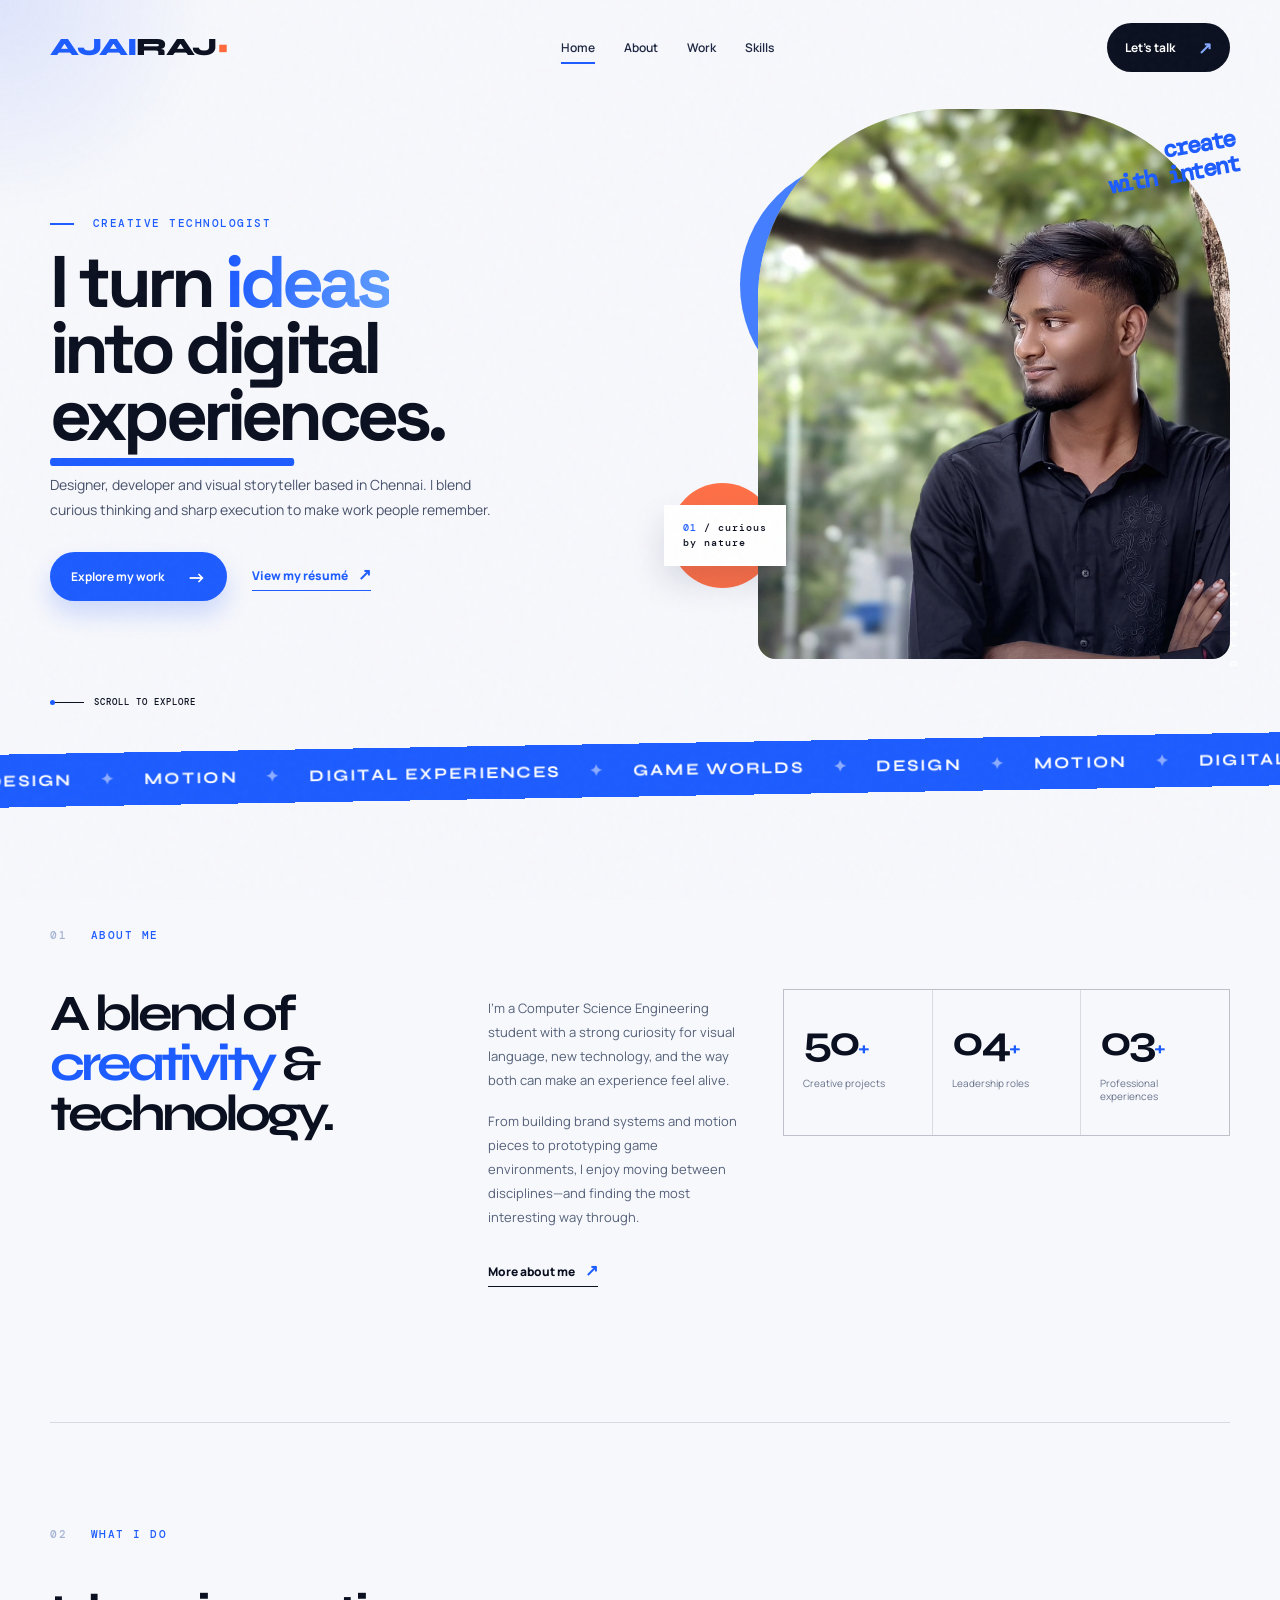
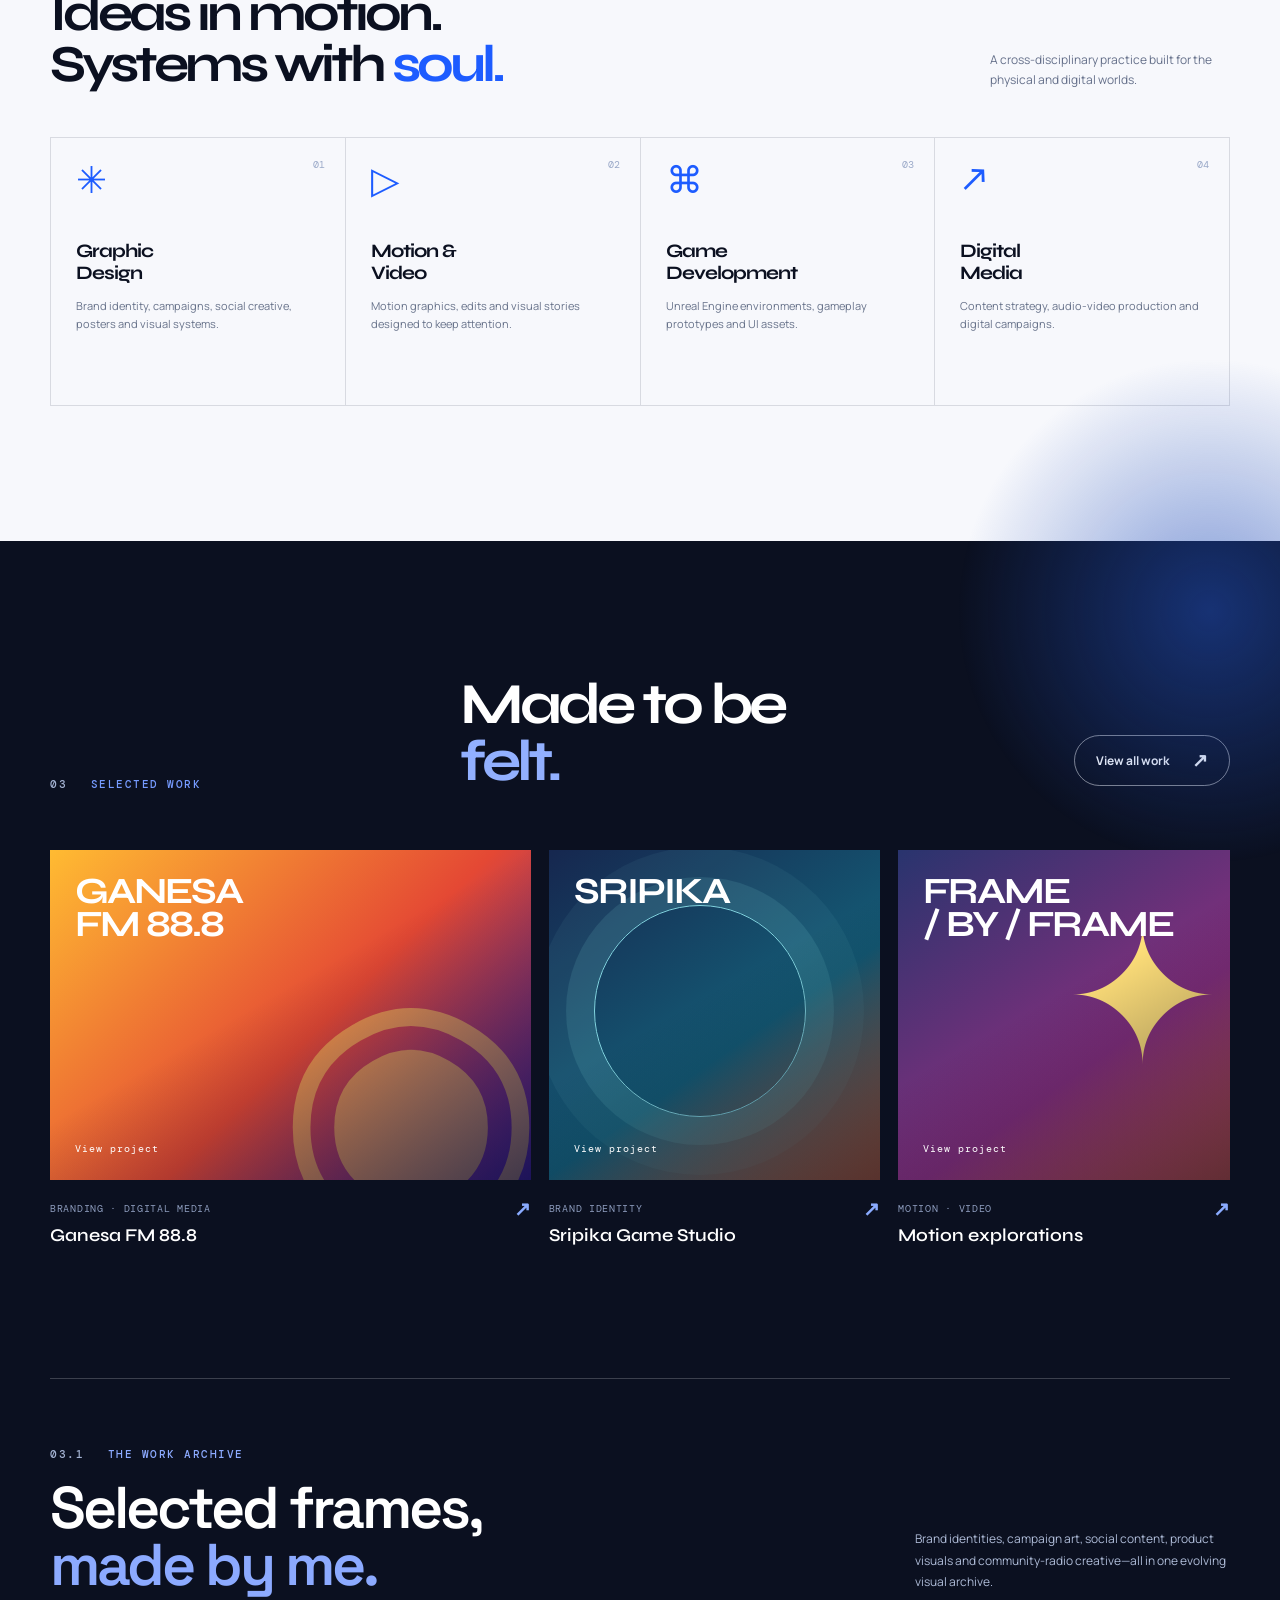
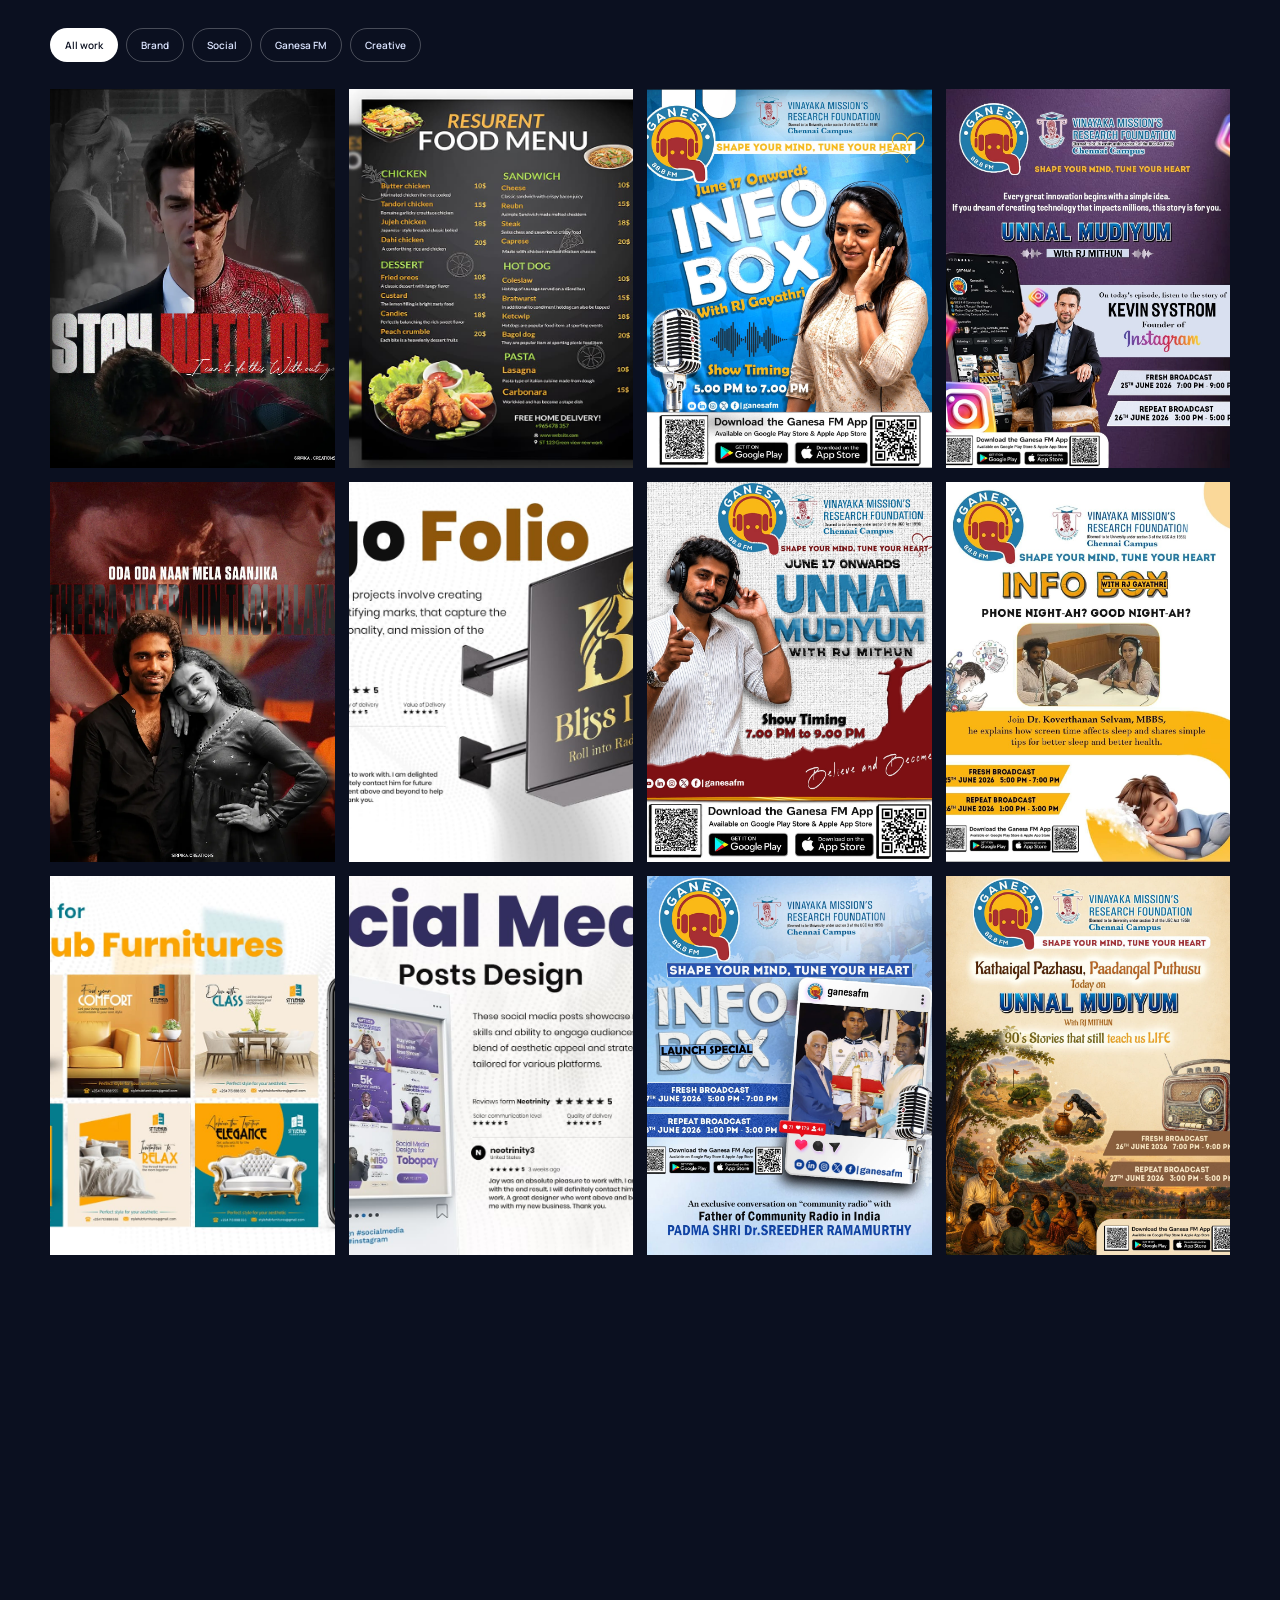
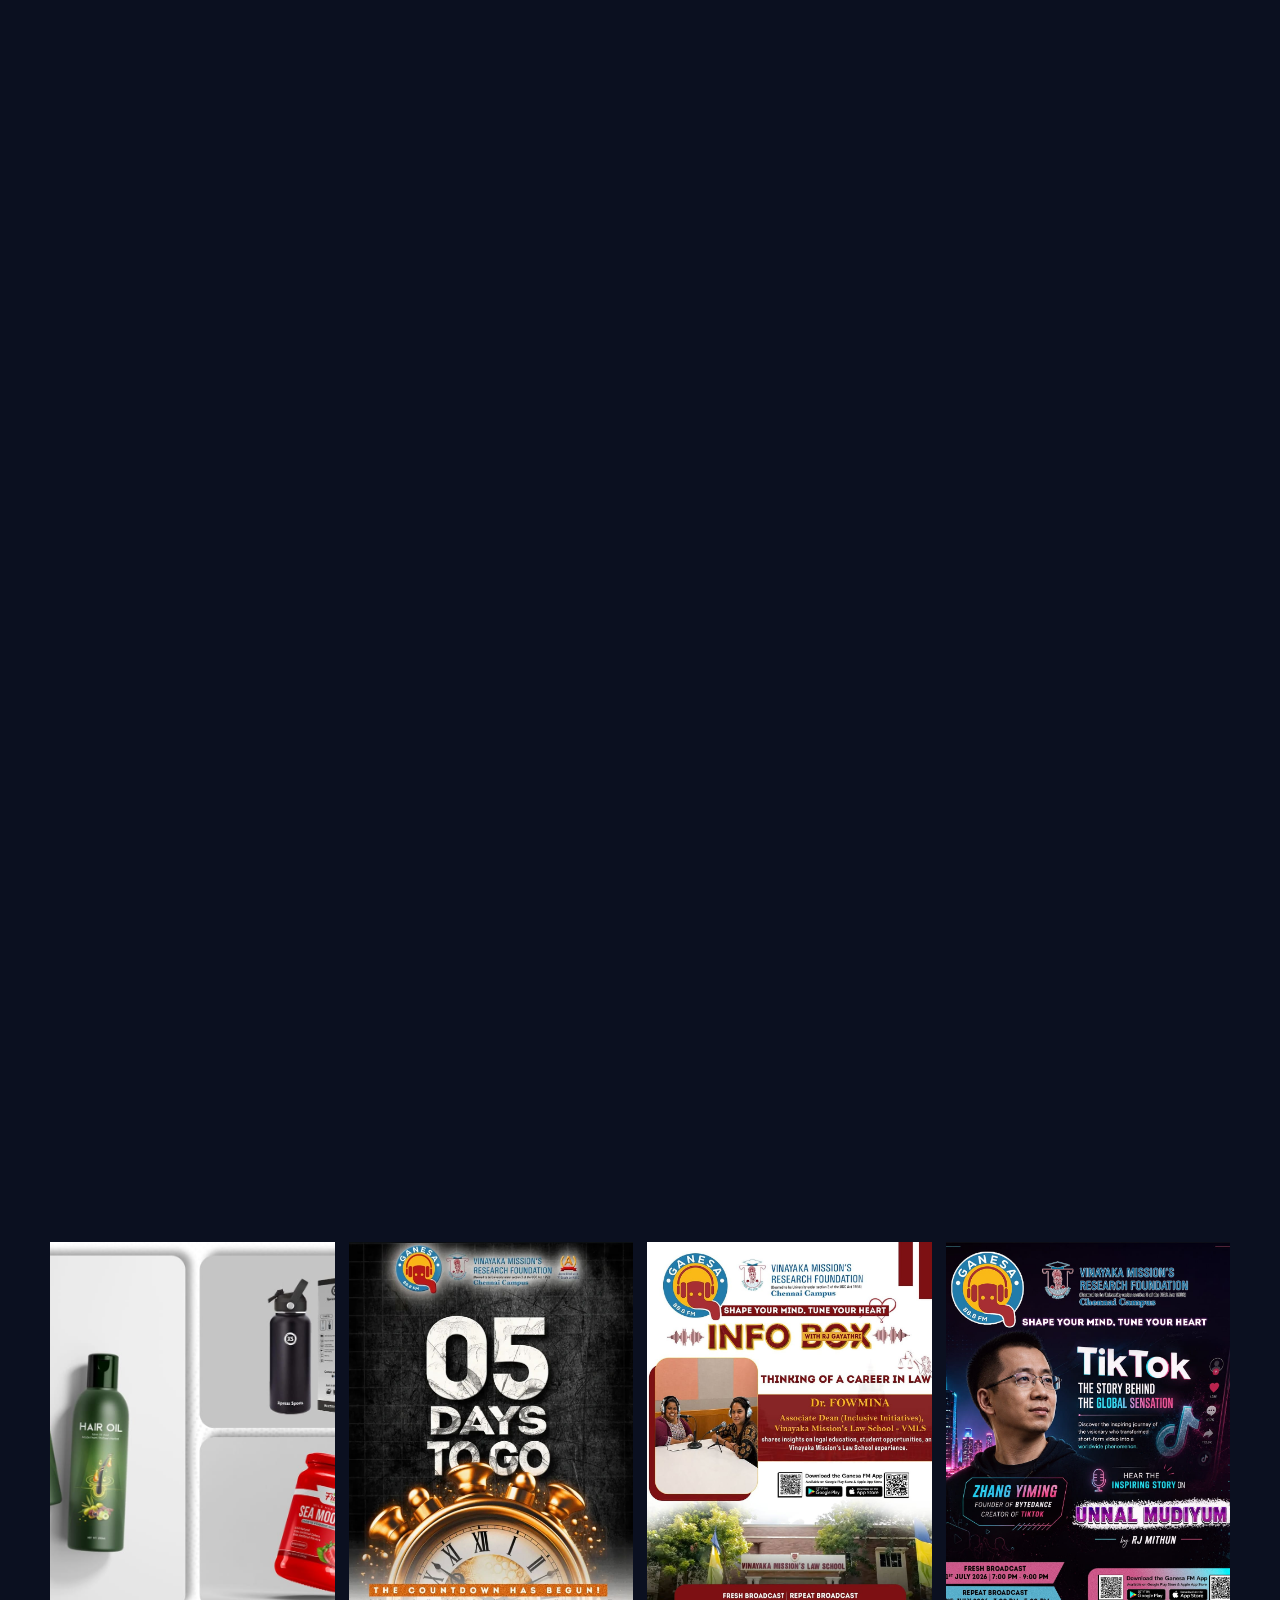
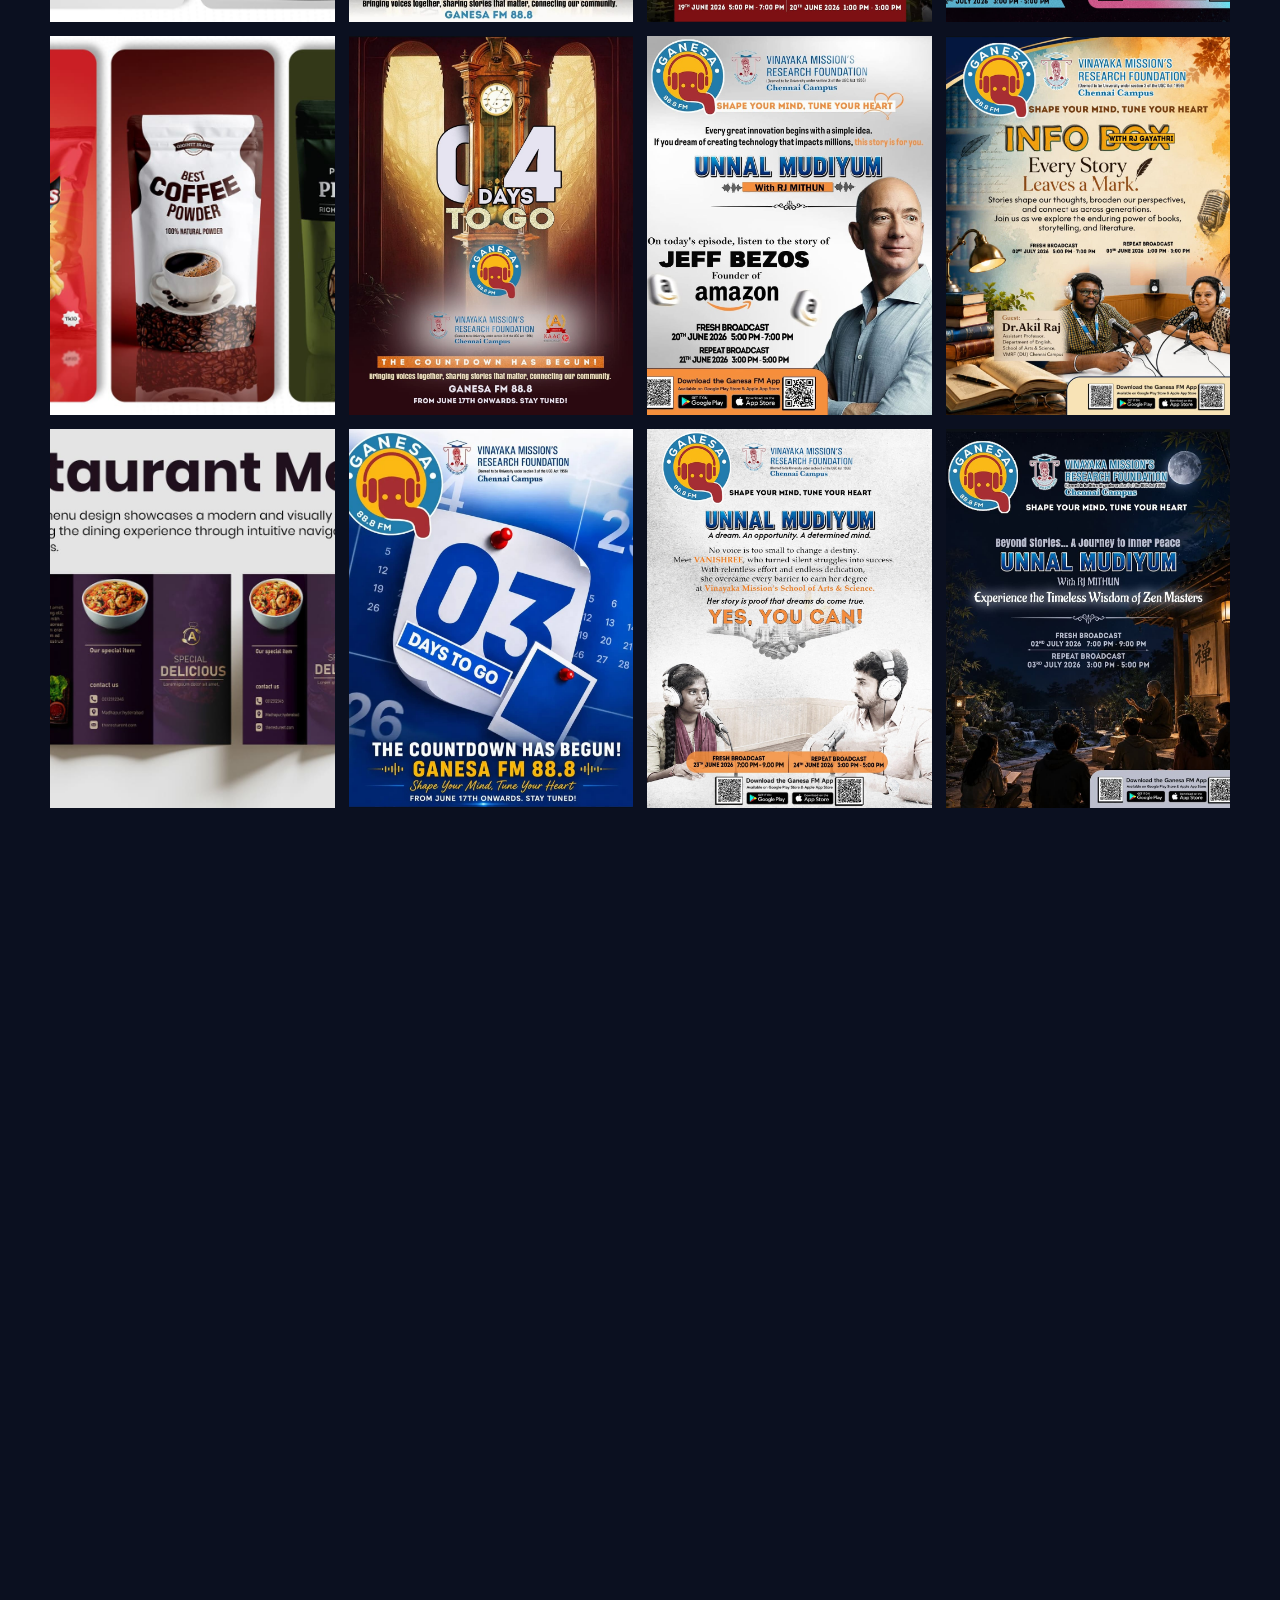
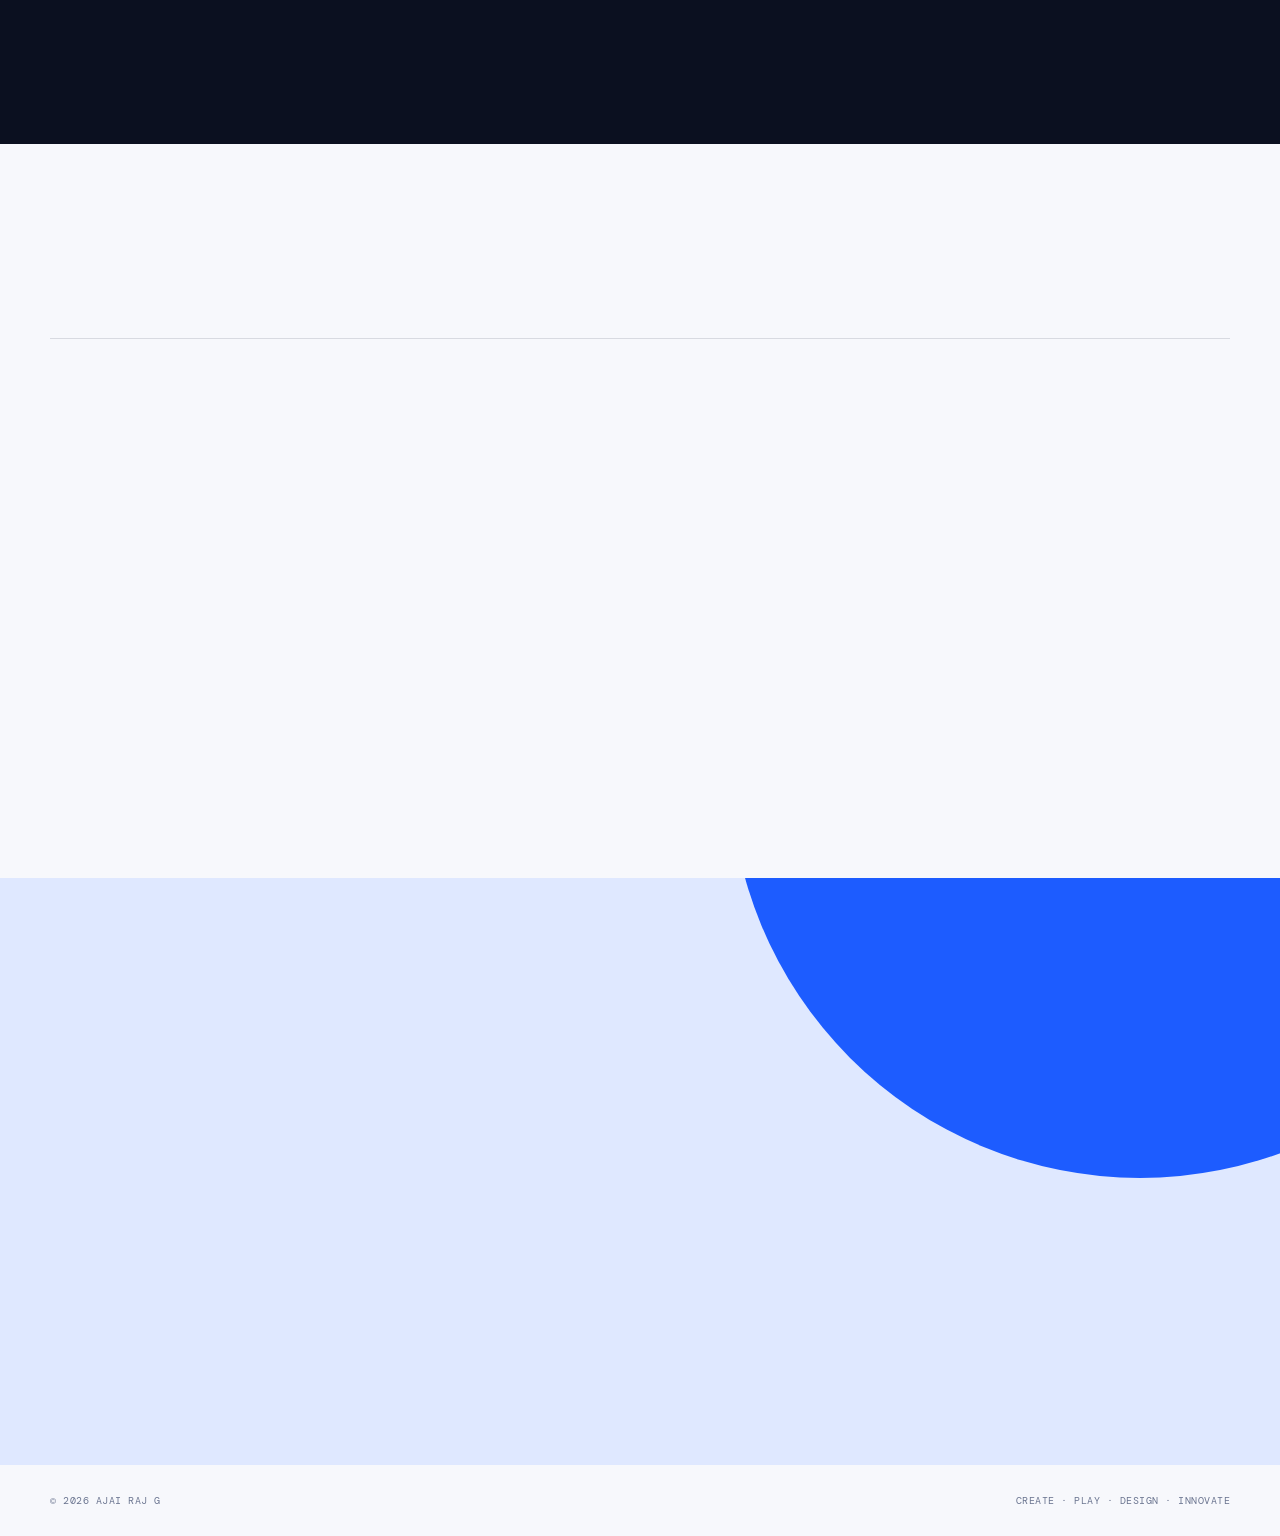
<file: index.html>
<!doctype html>
<html lang="en">
  <head>
    <meta charset="UTF-8" />
    <meta name="viewport" content="width=device-width, initial-scale=1.0" />
    <meta name="description" content="Ajai Raj G — Creative Technologist portfolio." />
    <title>Ajai Raj G — Creative Technologist</title>
    <link rel="preconnect" href="https://fonts.googleapis.com" />
    <link rel="preconnect" href="https://fonts.gstatic.com" crossorigin />
    <link href="https://fonts.googleapis.com/css2?family=DM+Mono:wght@400;500&family=Manrope:wght@400;500;600;700;800&family=Space+Grotesk:wght@500;600;700&family=Syne:wght@500;600;700;800&display=swap" rel="stylesheet" />
    <link rel="stylesheet" href="style.css" />
    <link rel="stylesheet" href="responsive.css" />
    <link rel="stylesheet" href="hero-type.css" />
    <link rel="stylesheet" href="showcase.css" />
    <link rel="stylesheet" href="showcase-ratio.css" />
  </head>
  <body>
    <div class="cursor-glow" aria-hidden="true"></div>
    <div class="noise" aria-hidden="true"></div>

    <header class="nav wrap">
      <a class="brand" href="#top" aria-label="Ajai Raj G home"><span>AJAI</span>RAJ<span class="brand-dot">•</span></a>
      <button class="menu-toggle" aria-label="Open navigation" aria-expanded="false"><i></i><i></i></button>
      <nav>
        <a class="active" href="#top">Home</a>
        <a href="#about">About</a>
        <a href="#work">Work</a>
        <a href="#skills">Skills</a>
      </nav>
      <a class="nav-cta" href="#contact">Let's talk <span>↗</span></a>
    </header>

    <main id="top">
      <section class="hero wrap">
        <div class="hero-copy reveal">
          <p class="eyebrow"><span></span> CREATIVE TECHNOLOGIST</p>
          <h1>I turn <em>ideas</em><br />into digital<br /><strong>experiences.</strong></h1>
          <p class="intro">Designer, developer and visual storyteller based in Chennai. I blend curious thinking and sharp execution to make work people remember.</p>
          <div class="hero-actions">
            <a class="button button-primary" href="#work">Explore my work <b>→</b></a>
            <a class="text-link resume-link" href="resume.html" target="_blank">View my résumé <span>↗</span></a>
          </div>
        </div>
        <div class="hero-visual reveal delay-1">
          <div class="orb orb-one"></div><div class="orb orb-two"></div>
          <div class="portrait-frame"><img src="assets/ajai-portrait.jpeg" alt="Ajai Raj G in a black shirt" /></div>
          <div class="scribble scribble-top">create<br />with intent</div>
          <div class="floating-tag"><span>01</span> / curious<br />by nature</div>
          <div class="vertical-word">AJAI RAJ G</div>
        </div>
        <a class="scroll-hint" href="#about"><span></span> SCROLL TO EXPLORE</a>
      </section>

      <section class="ticker" aria-label="Capabilities"><div>DESIGN <b>✦</b> MOTION <b>✦</b> DIGITAL EXPERIENCES <b>✦</b> GAME WORLDS <b>✦</b> DESIGN <b>✦</b> MOTION <b>✦</b> DIGITAL EXPERIENCES <b>✦</b></div></section>

      <section class="about wrap section" id="about">
        <div class="section-label reveal"><span>01</span> ABOUT ME</div>
        <div class="about-grid">
          <h2 class="reveal">A blend of<br /><em>creativity</em> &amp;<br />technology.</h2>
          <div class="about-copy reveal delay-1">
            <p>I’m a Computer Science Engineering student with a strong curiosity for visual language, new technology, and the way both can make an experience feel alive.</p>
            <p>From building brand systems and motion pieces to prototyping game environments, I enjoy moving between disciplines—and finding the most interesting way through.</p>
            <a class="text-link" href="#contact">More about me <span>↗</span></a>
          </div>
          <div class="stats reveal delay-2">
            <div><strong>50<span>+</span></strong><small>Creative projects</small></div>
            <div><strong>04<span>+</span></strong><small>Leadership roles</small></div>
            <div><strong>03<span>+</span></strong><small>Professional experiences</small></div>
          </div>
        </div>
      </section>

      <section class="services wrap section">
        <div class="section-label reveal"><span>02</span> WHAT I DO</div>
        <div class="service-heading reveal"><h2>Ideas in motion.<br />Systems with <em>soul.</em></h2><p>A cross-disciplinary practice built for the physical and digital worlds.</p></div>
        <div class="service-grid">
          <article class="service-card reveal"><div class="service-icon">✳</div><h3>Graphic<br />Design</h3><p>Brand identity, campaigns, social creative, posters and visual systems.</p><span>01</span></article>
          <article class="service-card reveal delay-1"><div class="service-icon">▷</div><h3>Motion &amp;<br />Video</h3><p>Motion graphics, edits and visual stories designed to keep attention.</p><span>02</span></article>
          <article class="service-card reveal delay-2"><div class="service-icon">⌘</div><h3>Game<br />Development</h3><p>Unreal Engine environments, gameplay prototypes and UI assets.</p><span>03</span></article>
          <article class="service-card reveal delay-3"><div class="service-icon">↗</div><h3>Digital<br />Media</h3><p>Content strategy, audio-video production and digital campaigns.</p><span>04</span></article>
        </div>
      </section>

      <section class="work section" id="work">
        <div class="wrap">
          <div class="work-head reveal"><div class="section-label"><span>03</span> SELECTED WORK</div><h2>Made to be<br /><em>felt.</em></h2><a class="button button-outline" href="#contact">View all work <b>↗</b></a></div>
          <div class="projects">
            <a class="project project-large reveal" href="projects/ganesa-fm.html"><div class="project-art art-radio"><span>GANESA<br />FM 88.8</span><i>View project</i></div><div class="project-info"><small>BRANDING · DIGITAL MEDIA</small><h3>Ganesa FM 88.8</h3><b>↗</b></div></a>
            <a class="project reveal delay-1" href="projects/sripika-game-studio.html"><div class="project-art art-game"><span>SRIPIKA</span><i>View project</i></div><div class="project-info"><small>BRAND IDENTITY</small><h3>Sripika Game Studio</h3><b>↗</b></div></a>
            <a class="project reveal delay-2" href="projects/motion-explorations.html"><div class="project-art art-motion"><span>FRAME<br />/ BY / FRAME</span><i>View project</i></div><div class="project-info"><small>MOTION · VIDEO</small><h3>Motion explorations</h3><b>↗</b></div></a>
          </div>
          <div class="showcase" id="showcase">
            <div class="showcase-head"><div><p class="section-label"><span>03.1</span> THE WORK ARCHIVE</p><h3>Selected frames,<br /><em>made by me.</em></h3></div><p>Brand identities, campaign art, social content, product visuals and community-radio creative—all in one evolving visual archive.</p></div>
            <div class="showcase-filter" aria-label="Work categories"><button class="filter active" data-filter="all">All work</button><button class="filter" data-filter="brand">Brand</button><button class="filter" data-filter="social">Social</button><button class="filter" data-filter="radio">Ganesa FM</button><button class="filter" data-filter="creative">Creative</button></div>
            <div class="showcase-grid" id="showcase-grid"></div>
          </div>
        </div>
      </section>

      <section class="skills wrap section" id="skills">
        <div class="section-label reveal"><span>04</span> SKILLS &amp; TOOLS</div>
        <div class="skill-list">
          <div class="skill-row reveal"><span>01</span><h3>Visual Design</h3><p>Photoshop · Illustrator · Figma · Canva</p></div>
          <div class="skill-row reveal delay-1"><span>02</span><h3>Motion &amp; Video</h3><p>After Effects · Premiere Pro · DaVinci Resolve</p></div>
          <div class="skill-row reveal delay-2"><span>03</span><h3>Game Development</h3><p>Unreal Engine 5 · Blender · Unity</p></div>
          <div class="skill-row reveal delay-3"><span>04</span><h3>Creative Tech</h3><p>HTML · CSS · JavaScript · C / C++ / Java</p></div>
        </div>
      </section>

      <section class="contact" id="contact">
        <div class="contact-orb"></div>
        <div class="wrap contact-inner reveal">
          <p class="eyebrow"><span></span> LET'S WORK TOGETHER</p>
          <h2>Have an idea?<br /><em>Let's make it real.</em></h2>
          <a class="contact-email" href="mailto:ajairaj.g.2005@gmail.com">ajairaj.g.2005@gmail.com <b>↗</b></a>
          <div class="contact-bottom"><p>Available for creative collaborations, freelance projects and exciting ideas.</p><div><a href="https://www.linkedin.com/in/ajairaj-g-71023b309?utm_source=share_via&amp;utm_content=profile&amp;utm_medium=member_android" target="_blank" rel="noreferrer">LinkedIn</a><a href="https://www.behance.net" target="_blank" rel="noreferrer">Behance</a><a href="https://www.instagram.com/_ajai.raj_?stkn=anN1djQyenh2NDY5" target="_blank" rel="noreferrer">Instagram</a></div></div>
        </div>
      </section>
    </main>
    <footer class="wrap"><span>© 2026 AJAI RAJ G</span><span>CREATE · PLAY · DESIGN · INNOVATE</span></footer>
    <script src="script.js"></script>
    <script src="work-gallery.js"></script>
  </body>
</html>
</file>
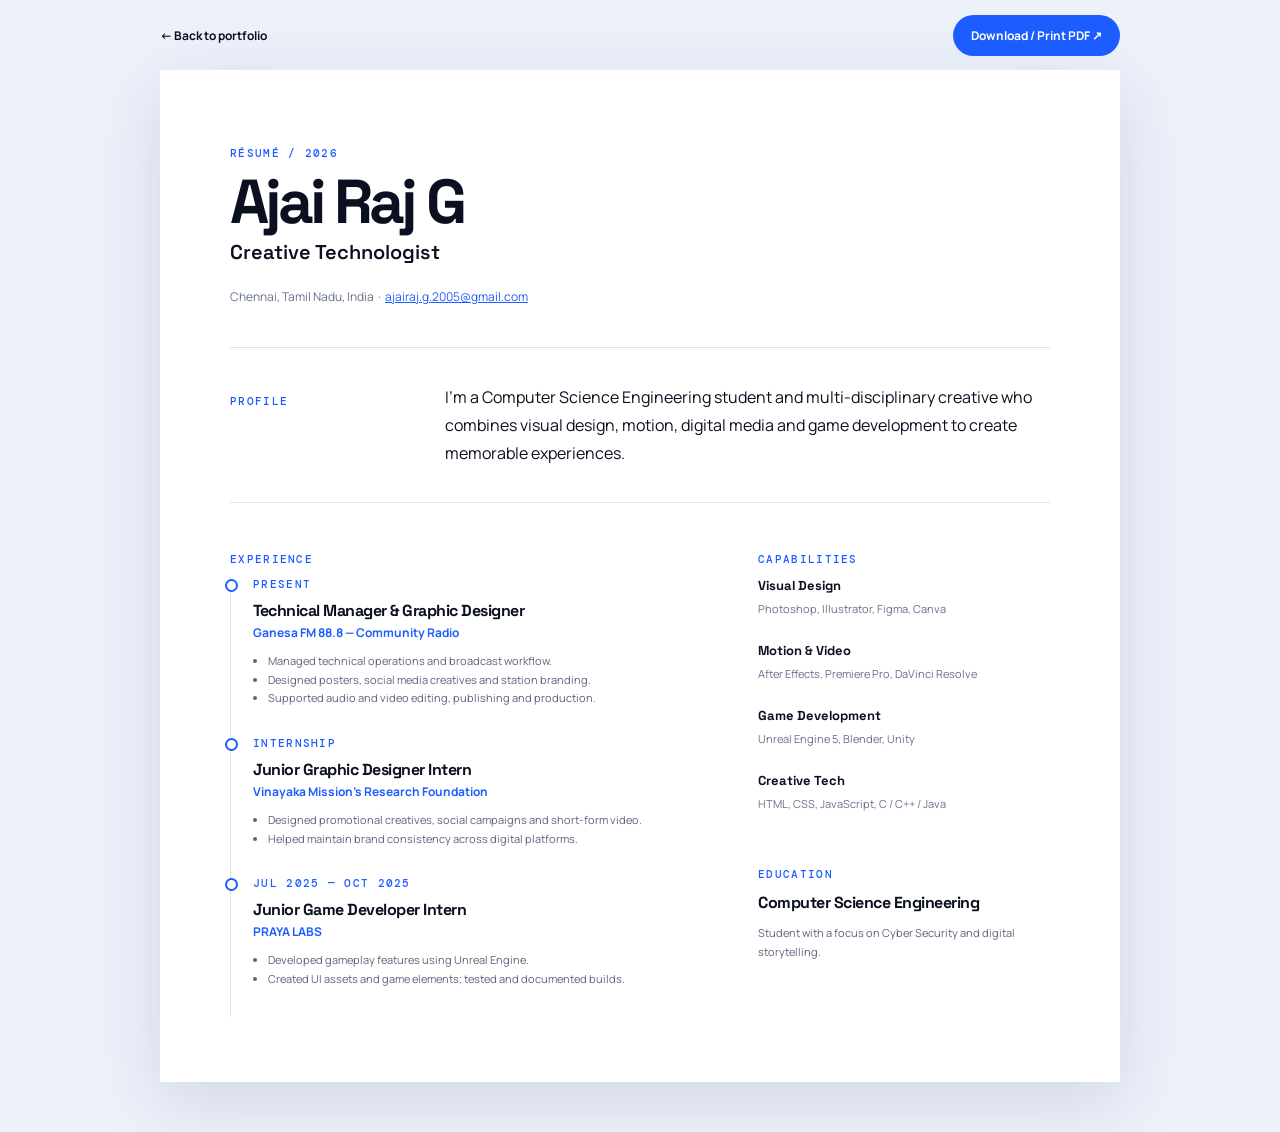
<file: resume.html>
<!doctype html>
<html lang="en">
<head>
  <meta charset="UTF-8" /><meta name="viewport" content="width=device-width, initial-scale=1.0" />
  <title>Ajai Raj G — Résumé</title>
  <link rel="preconnect" href="https://fonts.googleapis.com" />
  <link rel="preconnect" href="https://fonts.gstatic.com" crossorigin />
  <link href="https://fonts.googleapis.com/css2?family=DM+Mono:wght@400;500&family=Manrope:wght@400;500;600;700;800&family=Space+Grotesk:wght@500;600;700&display=swap" rel="stylesheet" />
  <link rel="stylesheet" href="resume.css" />
</head>
<body>
  <div class="toolbar"><a href="index.html">← Back to portfolio</a><button onclick="window.print()">Download / Print PDF ↗</button></div>
  <main class="resume">
    <header><p class="overline">RÉSUMÉ / 2026</p><h1>Ajai Raj G</h1><h2>Creative Technologist</h2><p class="contact">Chennai, Tamil Nadu, India &nbsp;·&nbsp; <a href="mailto:ajairaj.g.2005@gmail.com">ajairaj.g.2005@gmail.com</a></p></header>
    <section class="profile"><p class="section-name">PROFILE</p><p>I’m a Computer Science Engineering student and multi-disciplinary creative who combines visual design, motion, digital media and game development to create memorable experiences.</p></section>
    <div class="columns">
      <section><p class="section-name">EXPERIENCE</p>
        <article><p class="date">PRESENT</p><h3>Technical Manager &amp; Graphic Designer</h3><h4>Ganesa FM 88.8 — Community Radio</h4><ul><li>Managed technical operations and broadcast workflow.</li><li>Designed posters, social media creatives and station branding.</li><li>Supported audio and video editing, publishing and production.</li></ul></article>
        <article><p class="date">INTERNSHIP</p><h3>Junior Graphic Designer Intern</h3><h4>Vinayaka Mission's Research Foundation</h4><ul><li>Designed promotional creatives, social campaigns and short-form video.</li><li>Helped maintain brand consistency across digital platforms.</li></ul></article>
        <article><p class="date">JUL 2025 — OCT 2025</p><h3>Junior Game Developer Intern</h3><h4>PRAYA LABS</h4><ul><li>Developed gameplay features using Unreal Engine.</li><li>Created UI assets and game elements; tested and documented builds.</li></ul></article>
      </section>
      <aside><p class="section-name">CAPABILITIES</p><div class="skill"><b>Visual Design</b><span>Photoshop, Illustrator, Figma, Canva</span></div><div class="skill"><b>Motion &amp; Video</b><span>After Effects, Premiere Pro, DaVinci Resolve</span></div><div class="skill"><b>Game Development</b><span>Unreal Engine 5, Blender, Unity</span></div><div class="skill"><b>Creative Tech</b><span>HTML, CSS, JavaScript, C / C++ / Java</span></div>
      <p class="section-name education">EDUCATION</p><h3>Computer Science Engineering</h3><p class="muted">Student with a focus on Cyber Security and digital storytelling.</p></aside>
    </div>
  </main>
</body>
</html>
</file>
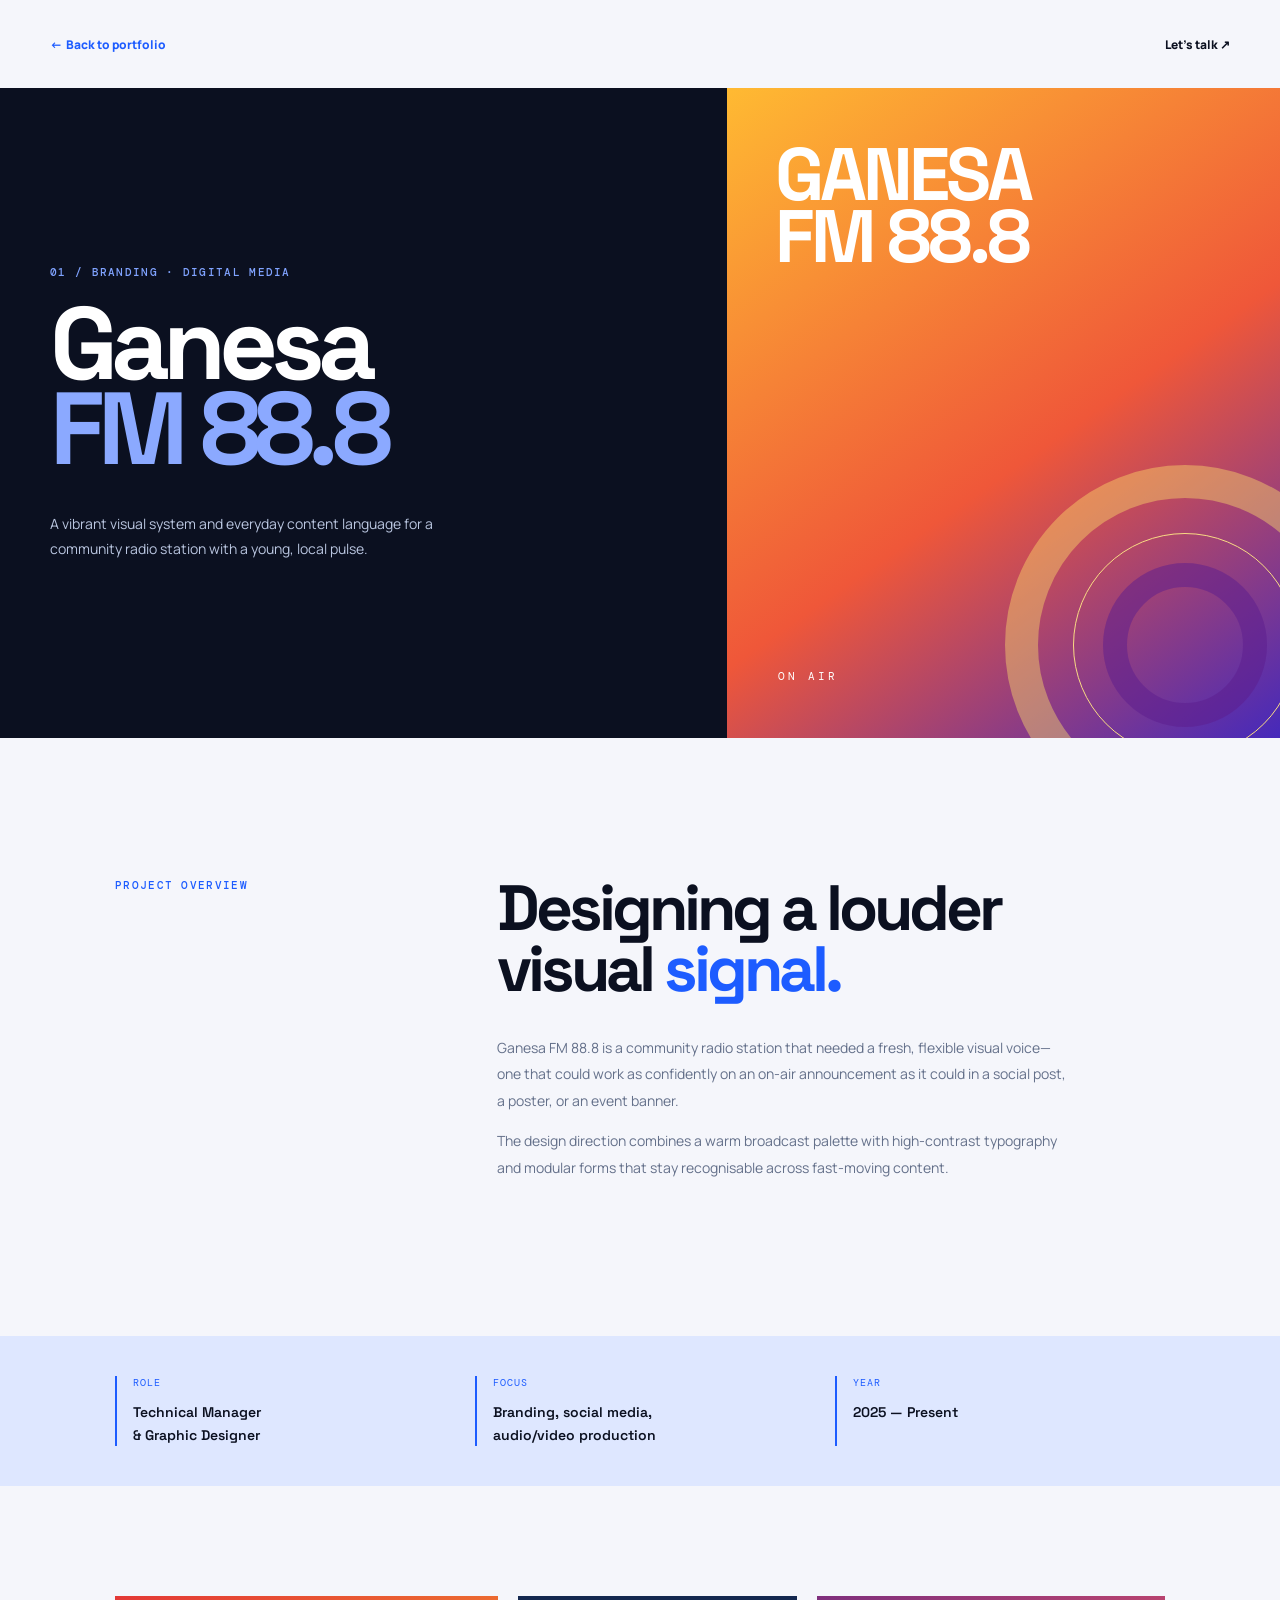
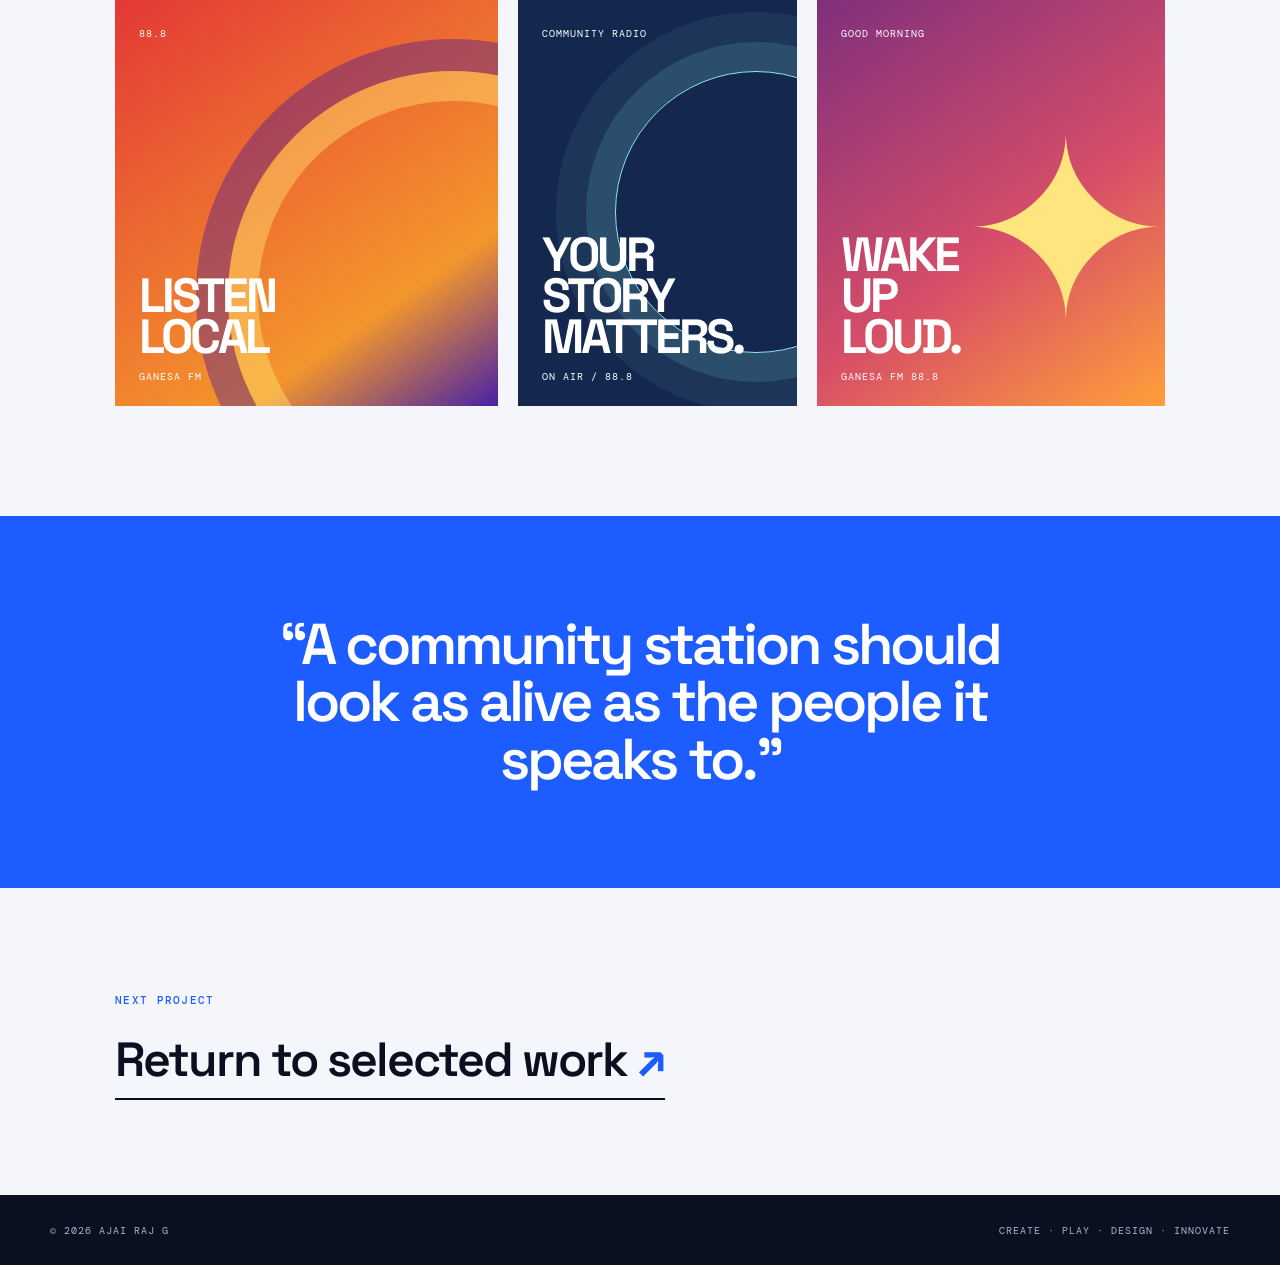
<file: projects/ganesa-fm.html>
<!doctype html>
<html lang="en">
<head>
  <meta charset="UTF-8" /><meta name="viewport" content="width=device-width, initial-scale=1.0" />
  <meta name="description" content="Ganesa FM 88.8 project by Ajai Raj G" />
  <title>Ganesa FM 88.8 — Ajai Raj G</title>
  <link rel="preconnect" href="https://fonts.googleapis.com" /><link rel="preconnect" href="https://fonts.gstatic.com" crossorigin />
  <link href="https://fonts.googleapis.com/css2?family=DM+Mono:wght@400;500&family=Manrope:wght@400;500;600;700;800&family=Space+Grotesk:wght@500;600;700&display=swap" rel="stylesheet" />
  <link rel="stylesheet" href="project.css" />
</head>
<body>
  <nav><a href="../index.html" class="back">← &nbsp;Back to portfolio</a><a href="mailto:ajairaj.g.2005@gmail.com">Let's talk ↗</a></nav>
  <main>
    <section class="project-hero"><div class="hero-content"><p class="label">01 / BRANDING · DIGITAL MEDIA</p><h1>Ganesa<br /><em>FM 88.8</em></h1><p class="summary">A vibrant visual system and everyday content language for a community radio station with a young, local pulse.</p></div><div class="cover"><span>GANESA<br />FM 88.8</span><i>ON AIR</i><div class="rings"></div></div></section>
    <section class="details"><p class="label">PROJECT OVERVIEW</p><div><h2>Designing a louder<br />visual <em>signal.</em></h2><p>Ganesa FM 88.8 is a community radio station that needed a fresh, flexible visual voice—one that could work as confidently on an on-air announcement as it could in a social post, a poster, or an event banner.</p><p>The design direction combines a warm broadcast palette with high-contrast typography and modular forms that stay recognisable across fast-moving content.</p></div></section>
    <section class="outcomes"><div><span>ROLE</span><b>Technical Manager<br />&amp; Graphic Designer</b></div><div><span>FOCUS</span><b>Branding, social media,<br />audio/video production</b></div><div><span>YEAR</span><b>2025 — Present</b></div></section>
    <section class="poster-grid"><div class="poster poster-a"><small>88.8</small><strong>LISTEN<br />LOCAL</strong><i>GANESA FM</i></div><div class="poster poster-b"><small>COMMUNITY RADIO</small><strong>YOUR<br />STORY<br />MATTERS.</strong><i>ON AIR / 88.8</i></div><div class="poster poster-c"><small>GOOD MORNING</small><strong>WAKE<br />UP<br />LOUD.</strong><i>GANESA FM 88.8</i></div></section>
    <section class="quote"><p>“A community station should look as alive as the people it speaks to.”</p></section>
    <section class="next"><p class="label">NEXT PROJECT</p><a href="../index.html#work">Return to selected work <b>↗</b></a></section>
  </main>
  <footer>© 2026 AJAI RAJ G <span>CREATE · PLAY · DESIGN · INNOVATE</span></footer>
</body>
</html>
</file>
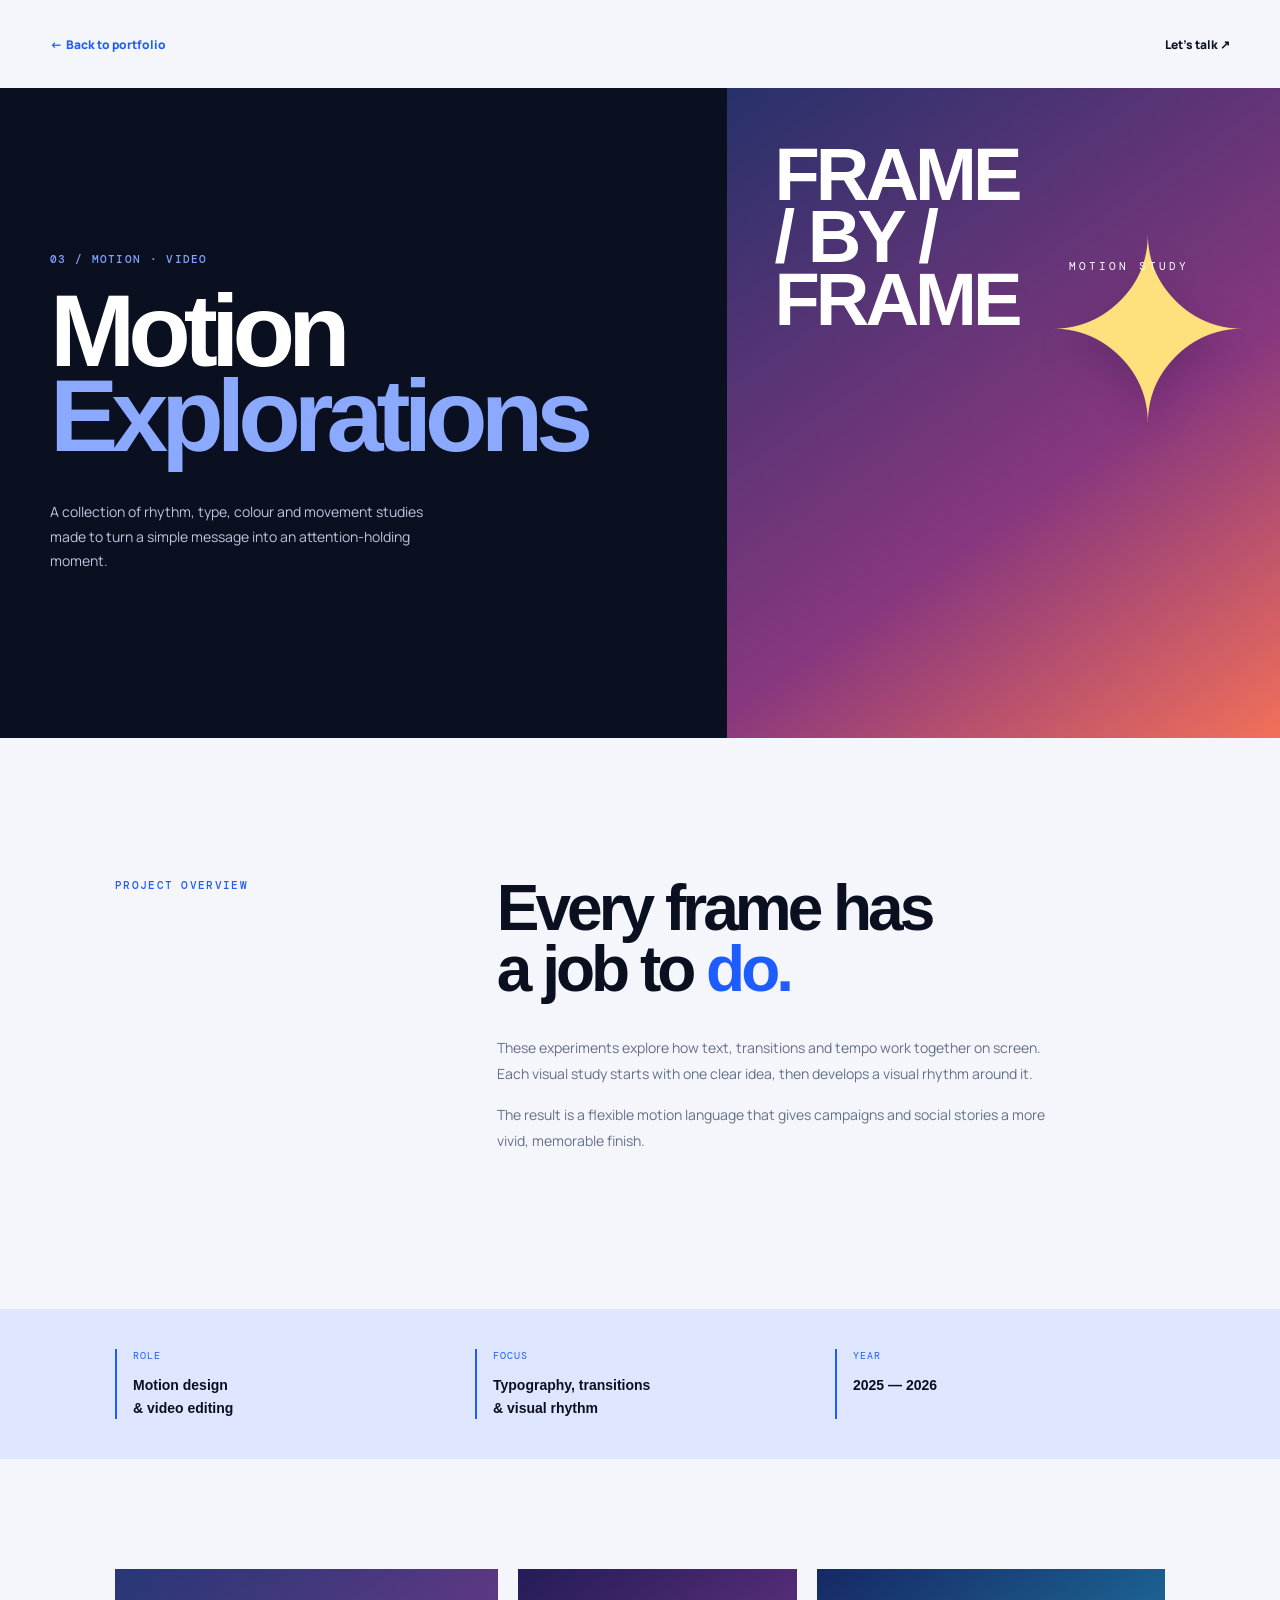
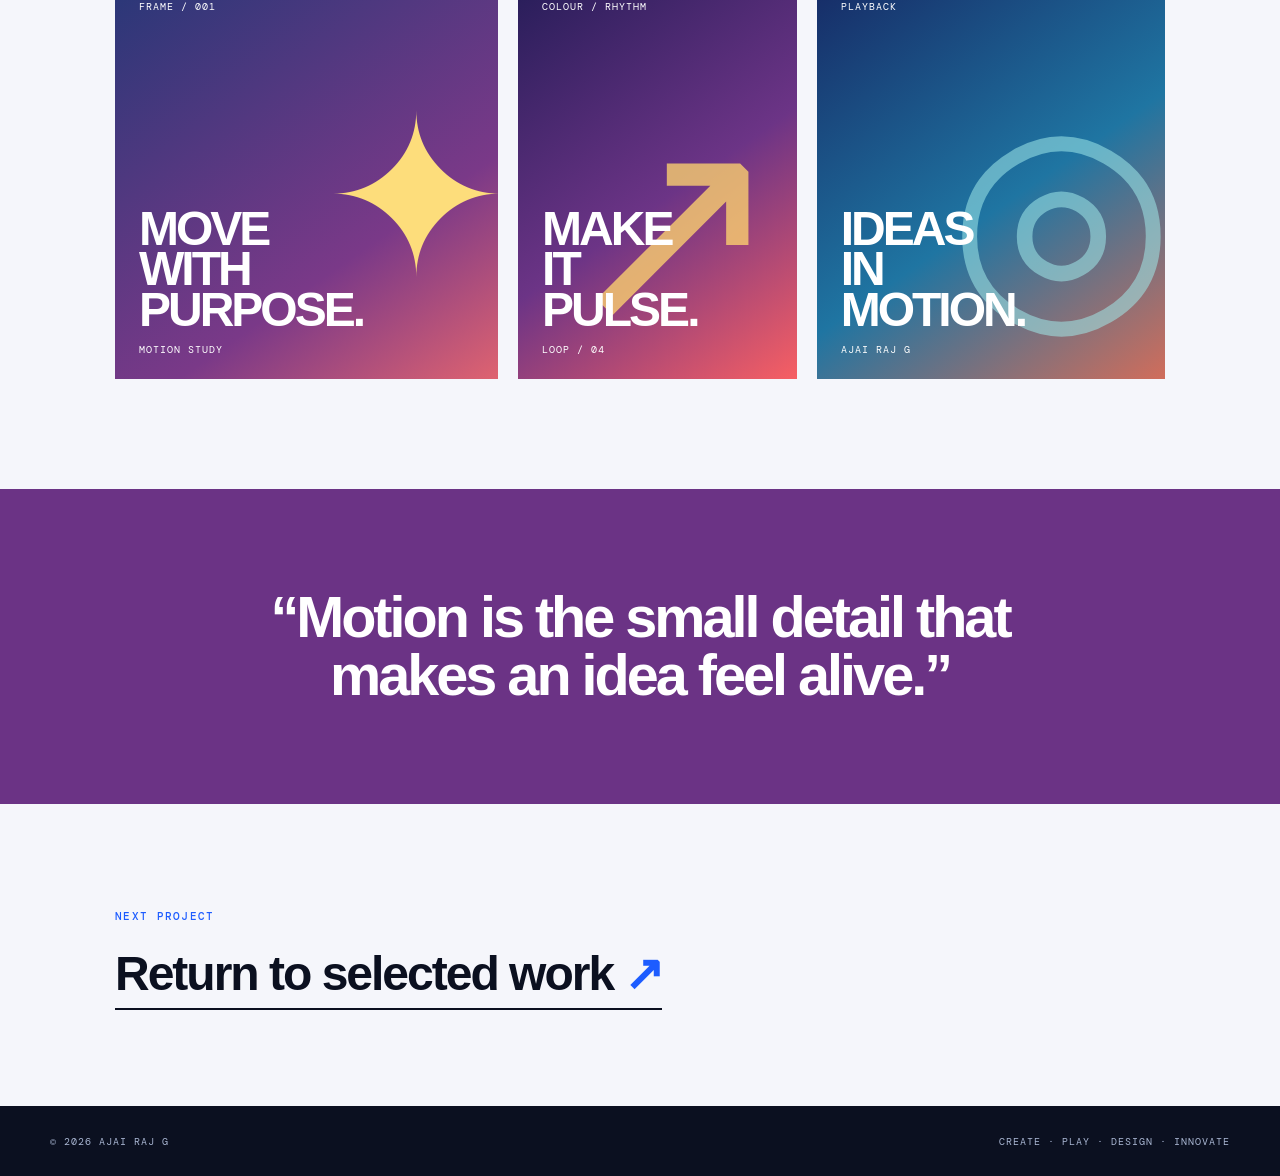
<file: projects/motion-explorations.html>
<!doctype html>
<html lang="en"><head><meta charset="UTF-8" /><meta name="viewport" content="width=device-width, initial-scale=1.0" /><title>Motion Explorations — Ajai Raj G</title><link rel="preconnect" href="https://fonts.googleapis.com" /><link rel="preconnect" href="https://fonts.gstatic.com" crossorigin /><link href="https://fonts.googleapis.com/css2?family=DM+Mono:wght@400;500&family=Manrope:wght@400;500;600;700&display=swap" rel="stylesheet" /><link rel="stylesheet" href="project.css" /><link rel="stylesheet" href="variations.css" /></head><body>
<nav><a href="../index.html" class="back">← &nbsp;Back to portfolio</a><a href="mailto:ajairaj.g.2005@gmail.com">Let's talk ↗</a></nav><main>
<section class="project-hero motion-hero"><div class="hero-content"><p class="label">03 / MOTION · VIDEO</p><h1>Motion<br /><em>Explorations</em></h1><p class="summary">A collection of rhythm, type, colour and movement studies made to turn a simple message into an attention-holding moment.</p></div><div class="cover motion-cover"><span>FRAME<br />/ BY /<br />FRAME</span><i>MOTION STUDY</i><div class="motion-star">✦</div></div></section>
<section class="details"><p class="label">PROJECT OVERVIEW</p><div><h2>Every frame has<br />a job to <em>do.</em></h2><p>These experiments explore how text, transitions and tempo work together on screen. Each visual study starts with one clear idea, then develops a visual rhythm around it.</p><p>The result is a flexible motion language that gives campaigns and social stories a more vivid, memorable finish.</p></div></section>
<section class="outcomes"><div><span>ROLE</span><b>Motion design<br />&amp; video editing</b></div><div><span>FOCUS</span><b>Typography, transitions<br />&amp; visual rhythm</b></div><div><span>YEAR</span><b>2025 — 2026</b></div></section>
<section class="poster-grid motion-posters"><div class="poster poster-m1"><small>FRAME / 001</small><strong>MOVE<br />WITH<br />PURPOSE.</strong><i>MOTION STUDY</i></div><div class="poster poster-m2"><small>COLOUR / RHYTHM</small><strong>MAKE<br />IT<br />PULSE.</strong><i>LOOP / 04</i></div><div class="poster poster-m3"><small>PLAYBACK</small><strong>IDEAS<br />IN<br />MOTION.</strong><i>AJAI RAJ G</i></div></section>
<section class="quote motion-quote"><p>“Motion is the small detail that makes an idea feel alive.”</p></section><section class="next"><p class="label">NEXT PROJECT</p><a href="../index.html#work">Return to selected work <b>↗</b></a></section></main><footer>© 2026 AJAI RAJ G <span>CREATE · PLAY · DESIGN · INNOVATE</span></footer></body></html>
</file>
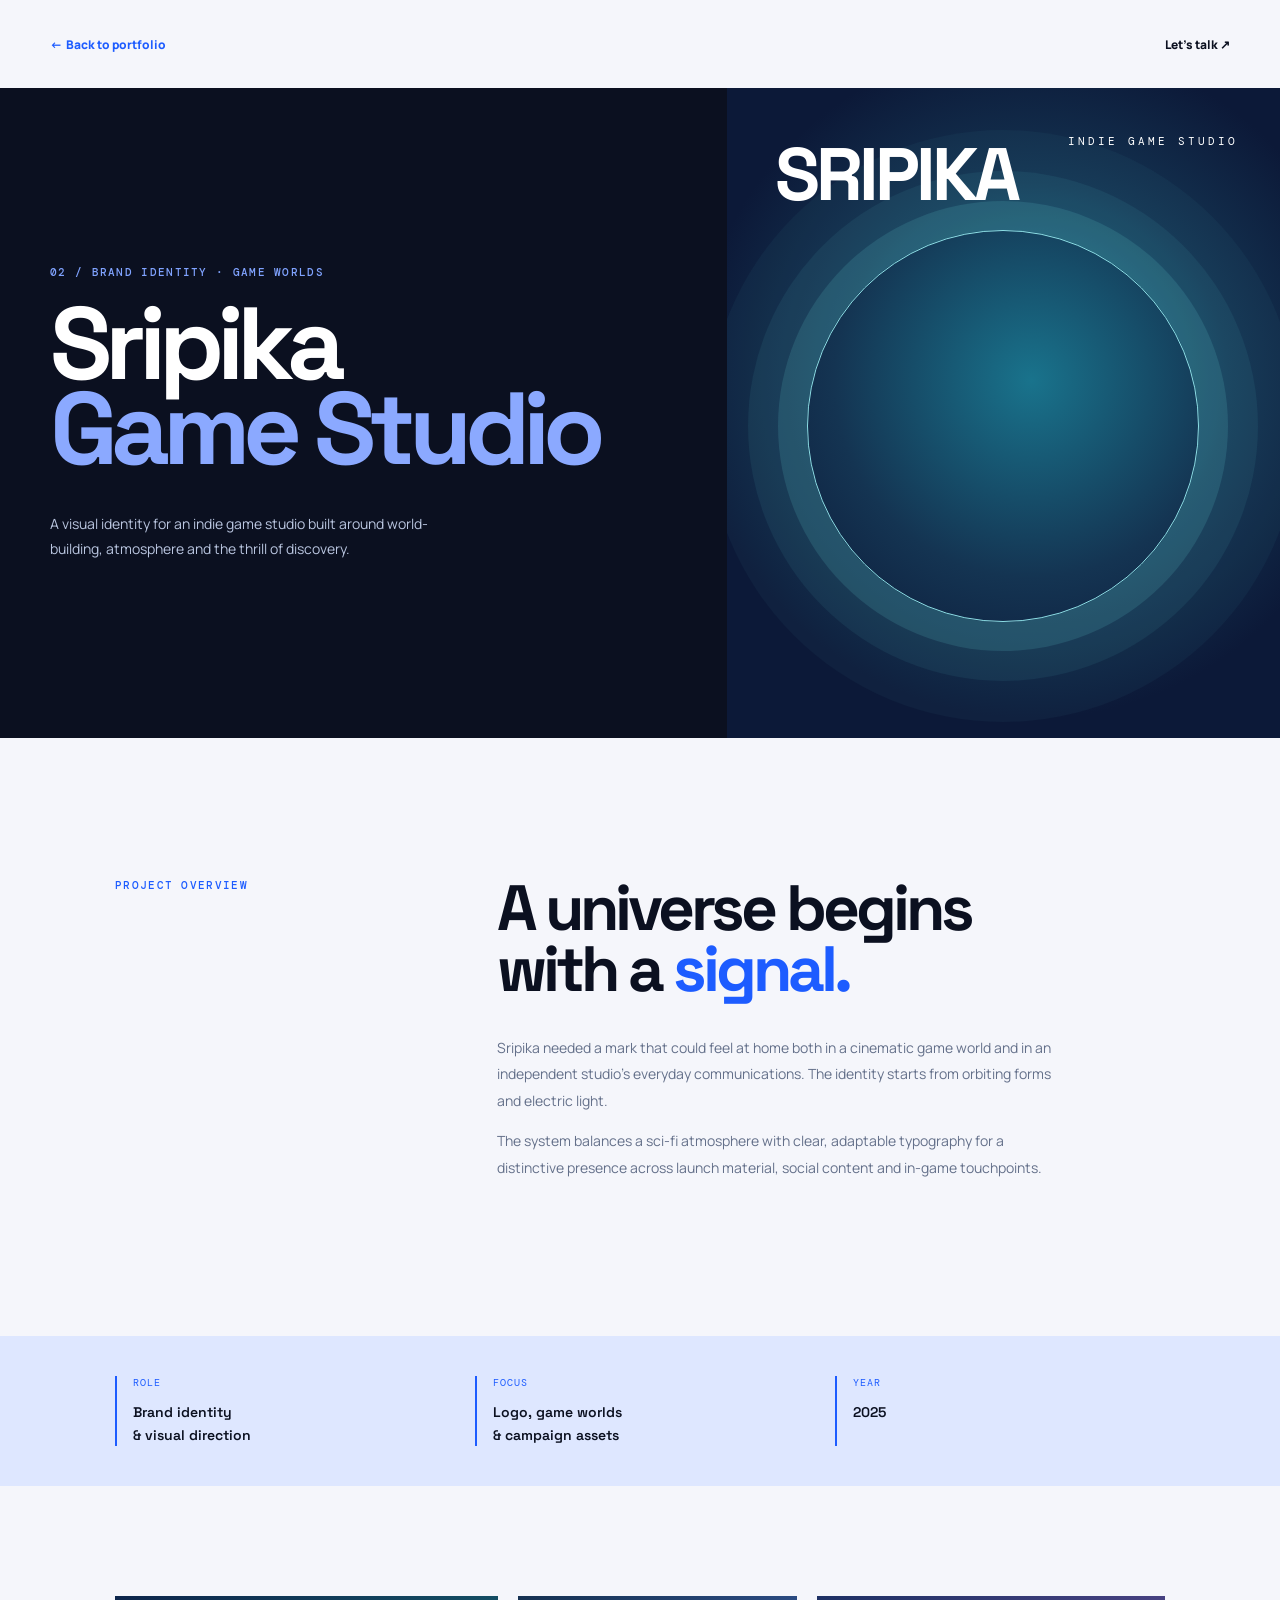
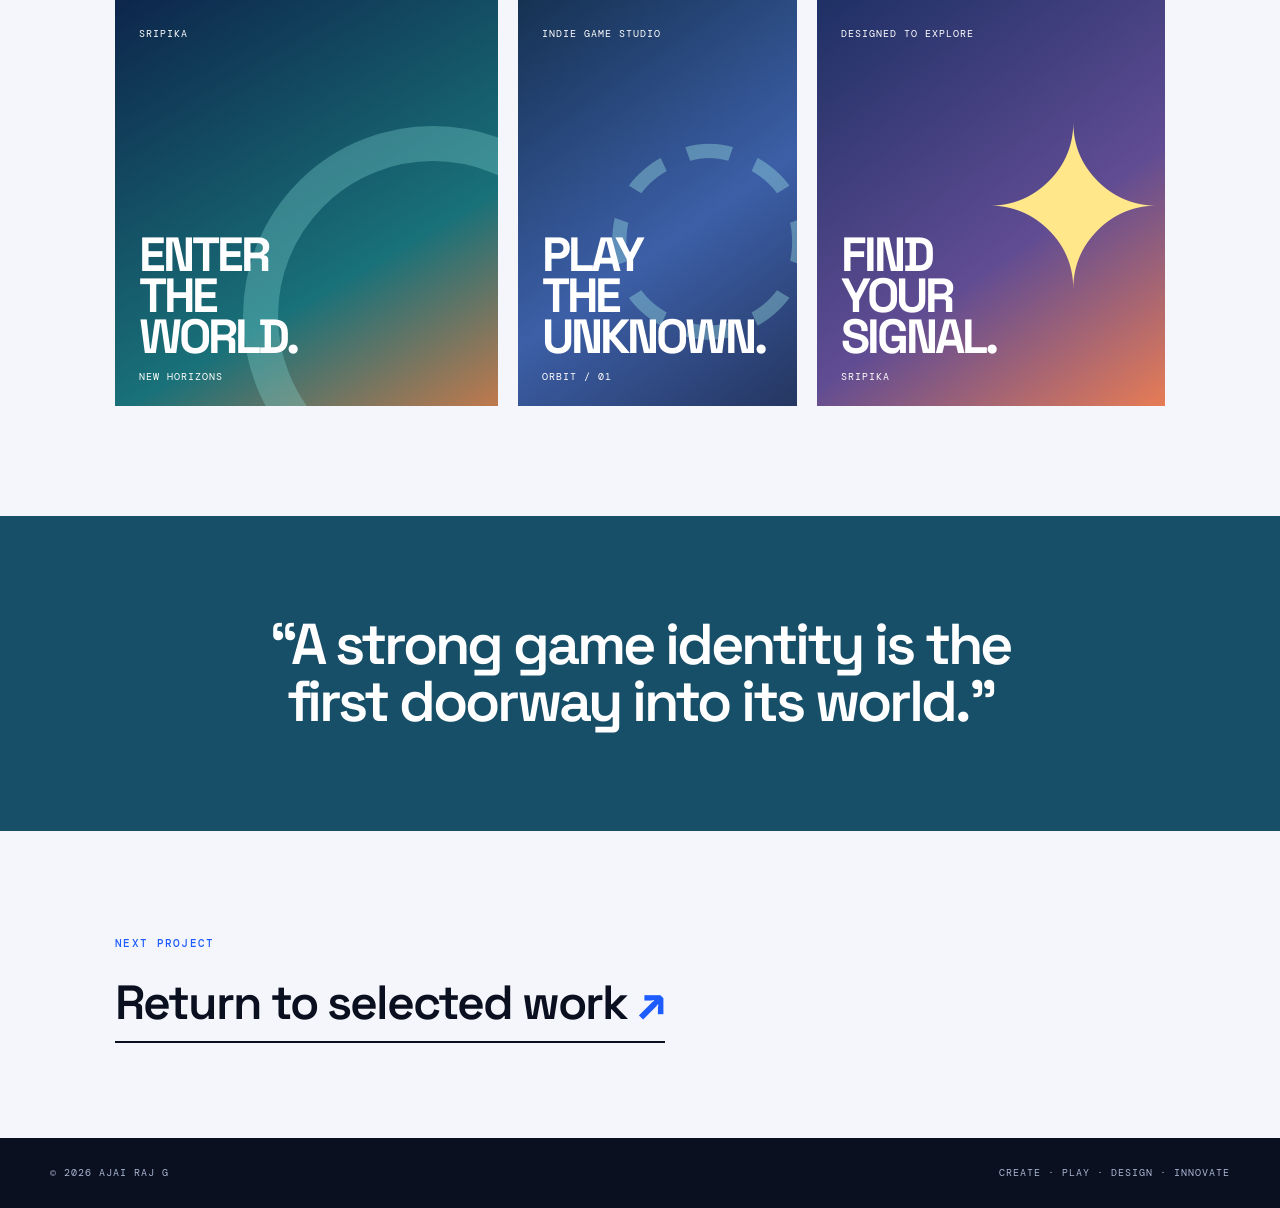
<file: projects/sripika-game-studio.html>
<!doctype html>
<html lang="en"><head><meta charset="UTF-8" /><meta name="viewport" content="width=device-width, initial-scale=1.0" /><title>Sripika Game Studio — Ajai Raj G</title><link rel="preconnect" href="https://fonts.googleapis.com" /><link rel="preconnect" href="https://fonts.gstatic.com" crossorigin /><link href="https://fonts.googleapis.com/css2?family=DM+Mono:wght@400;500&family=Manrope:wght@400;500;600;700;800&family=Space+Grotesk:wght@500;600;700&display=swap" rel="stylesheet" /><link rel="stylesheet" href="project.css" /><link rel="stylesheet" href="variations.css" /></head><body>
<nav><a href="../index.html" class="back">← &nbsp;Back to portfolio</a><a href="mailto:ajairaj.g.2005@gmail.com">Let's talk ↗</a></nav><main>
<section class="project-hero game-hero"><div class="hero-content"><p class="label">02 / BRAND IDENTITY · GAME WORLDS</p><h1>Sripika<br /><em>Game Studio</em></h1><p class="summary">A visual identity for an indie game studio built around world-building, atmosphere and the thrill of discovery.</p></div><div class="cover game-cover"><span>SRIPIKA</span><i>INDIE GAME STUDIO</i><div class="game-rings"></div></div></section>
<section class="details"><p class="label">PROJECT OVERVIEW</p><div><h2>A universe begins<br />with a <em>signal.</em></h2><p>Sripika needed a mark that could feel at home both in a cinematic game world and in an independent studio’s everyday communications. The identity starts from orbiting forms and electric light.</p><p>The system balances a sci-fi atmosphere with clear, adaptable typography for a distinctive presence across launch material, social content and in-game touchpoints.</p></div></section>
<section class="outcomes"><div><span>ROLE</span><b>Brand identity<br />&amp; visual direction</b></div><div><span>FOCUS</span><b>Logo, game worlds<br />&amp; campaign assets</b></div><div><span>YEAR</span><b>2025</b></div></section>
<section class="poster-grid game-posters"><div class="poster poster-g1"><small>SRIPIKA</small><strong>ENTER<br />THE<br />WORLD.</strong><i>NEW HORIZONS</i></div><div class="poster poster-g2"><small>INDIE GAME STUDIO</small><strong>PLAY<br />THE<br />UNKNOWN.</strong><i>ORBIT / 01</i></div><div class="poster poster-g3"><small>DESIGNED TO EXPLORE</small><strong>FIND<br />YOUR<br />SIGNAL.</strong><i>SRIPIKA</i></div></section>
<section class="quote game-quote"><p>“A strong game identity is the first doorway into its world.”</p></section><section class="next"><p class="label">NEXT PROJECT</p><a href="../index.html#work">Return to selected work <b>↗</b></a></section></main><footer>© 2026 AJAI RAJ G <span>CREATE · PLAY · DESIGN · INNOVATE</span></footer></body></html>
</file>
<file: style.css>
:root{--ink:#0b1020;--blue:#1d5cff;--electric:#3976ff;--paper:#f7f8fc;--mist:#e8edff;--line:rgba(12,20,48,.13);--muted:#65708a}*{box-sizing:border-box}html{scroll-behavior:smooth}body{margin:0;color:var(--ink);font-family:Manrope,Arial,sans-serif;background:var(--paper);overflow-x:hidden}.wrap{width:min(1180px,calc(100% - 64px));margin:auto}.noise{position:fixed;inset:0;opacity:.035;pointer-events:none;z-index:5;background-image:url("data:image/svg+xml,%3Csvg viewBox='0 0 180 180' xmlns='http://www.w3.org/2000/svg'%3E%3Cfilter id='n'%3E%3CfeTurbulence type='fractalNoise' baseFrequency='.85' numOctaves='4' stitchTiles='stitch'/%3E%3C/filter%3E%3Crect width='100%25' height='100%25' filter='url(%23n)' opacity='.8'/%3E%3C/svg%3E")}.cursor-glow{position:fixed;width:480px;height:480px;border-radius:50%;pointer-events:none;z-index:-1;background:radial-gradient(circle,rgba(72,112,255,.14),transparent 62%);transform:translate(-50%,-50%);transition:transform .12s ease;filter:blur(2px)}.nav{height:94px;display:flex;align-items:center;justify-content:space-between;position:relative;z-index:4}.brand{font:800 25px/1 Syne,sans-serif;letter-spacing:-1.5px;text-decoration:none;color:var(--ink)}.brand span:first-child{color:var(--blue)}.brand-dot{color:#ff693b;margin-left:1px}.nav nav{display:flex;gap:29px}.nav nav a{font-size:12px;color:#1d2640;text-decoration:none;font-weight:600;position:relative}.nav nav a:after{content:'';position:absolute;height:2px;left:0;right:100%;bottom:-8px;background:var(--blue);transition:right .25s}.nav nav a:hover:after,.nav nav a.active:after{right:0}.nav-cta,.button{display:inline-flex;align-items:center;gap:23px;background:var(--ink);border-radius:99px;color:white;text-decoration:none;font-size:12px;font-weight:700;padding:13px 18px}.nav-cta span{color:#84a8ff;font-size:17px}.hero{min-height:650px;display:grid;grid-template-columns:1fr 1fr;align-items:center;position:relative;padding-bottom:70px}.hero-copy{padding:40px 0 0;position:relative;z-index:2}.eyebrow,.section-label{font:500 11px/1 DM Mono,monospace;letter-spacing:1.5px;color:var(--blue)}.eyebrow span{width:24px;height:2px;vertical-align:middle;display:inline-block;background:var(--blue);margin-right:10px}.hero h1,.about h2,.service-heading h2,.work-head h2,.contact h2{font:700 clamp(49px,5.7vw,82px)/.98 Syne,sans-serif;letter-spacing:-4px;margin:20px 0 24px}.hero h1 em,.about h2 em,.service-heading h2 em,.work-head h2 em,.contact h2 em{font-style:normal;color:var(--blue)}.hero h1 strong{color:transparent;-webkit-text-stroke:1.5px var(--ink)}.intro{font-size:14px;line-height:1.8;max-width:450px;color:#47516a;margin:0 0 30px}.hero-actions{display:flex;align-items:center;gap:25px}.button{padding:16px 21px;background:var(--blue);box-shadow:0 13px 25px rgba(29,92,255,.2);transition:transform .25s,box-shadow .25s}.button:hover{transform:translateY(-4px);box-shadow:0 18px 30px rgba(29,92,255,.32)}.button b{font-size:19px;line-height:0}.text-link{font-size:12px;font-weight:800;color:var(--ink);text-decoration:none;border-bottom:1px solid var(--ink);padding-bottom:5px;transition:color .2s}.text-link span{font-size:16px;margin-left:8px;color:var(--blue)}.text-link:hover{color:var(--blue)}.hero-visual{height:550px;position:relative}.portrait-frame{height:100%;width:80%;margin-left:auto;overflow:hidden;border-radius:190px 190px 18px 18px;position:relative;background:#d9e2c8;z-index:1}.portrait-frame:after{content:'';position:absolute;inset:0;background:linear-gradient(180deg,transparent 60%,rgba(8,17,38,.27))}.portrait-frame img{width:100%;height:100%;object-fit:cover;object-position:69% center;filter:saturate(.83) contrast(1.05)}.orb{position:absolute;border-radius:50%;background:var(--electric);z-index:0}.orb-one{height:252px;width:252px;left:17%;top:9%;opacity:.94}.orb-two{height:105px;width:105px;left:5%;bottom:13%;background:#ff7047}.scribble{position:absolute;right:-7px;top:27px;color:var(--blue);z-index:2;font:600 24px/1.08 'DM Mono',monospace;letter-spacing:-2px;transform:rotate(-10deg);text-align:right}.floating-tag{position:absolute;left:4%;bottom:17%;z-index:2;background:white;padding:15px 19px;box-shadow:0 15px 35px rgba(16,30,71,.14);font:500 10px/1.55 DM Mono,monospace;letter-spacing:1px}.floating-tag span{color:var(--blue)}.vertical-word{position:absolute;right:-10px;bottom:-12px;z-index:3;writing-mode:vertical-rl;font:700 10px DM Mono,monospace;letter-spacing:4px;color:white}.scroll-hint{position:absolute;bottom:36px;left:0;text-decoration:none;color:var(--ink);font:500 9px DM Mono,monospace;letter-spacing:1px;display:flex;gap:10px;align-items:center}.scroll-hint span{width:34px;height:1px;background:var(--ink);position:relative}.scroll-hint span:after{content:'';position:absolute;top:-2px;left:0;width:5px;height:5px;border-radius:50%;background:var(--blue);animation:scan 2s infinite}.ticker{background:var(--blue);color:white;white-space:nowrap;overflow:hidden;transform:rotate(-1deg) scale(1.02);padding:16px 0}.ticker div{font:700 16px Syne,sans-serif;letter-spacing:2px;animation:marquee 22s linear infinite}.ticker b{color:#8dacff;margin:0 22px}.section{padding:135px 0}.section-label{margin-bottom:48px}.section-label span{margin-right:15px;color:#a4b3d3}.about-grid{display:grid;grid-template-columns:1.1fr .7fr 1.25fr;gap:45px;align-items:start}.about h2{font-size:51px;margin:0}.about-copy{padding-top:7px}.about-copy p{font-size:13px;line-height:1.85;color:#546078;margin:0 0 17px}.about-copy .text-link{display:inline-block;margin-top:13px}.stats{display:grid;grid-template-columns:repeat(3,1fr);gap:1px;background:var(--line);border:1px solid var(--line)}.stats div{background:var(--paper);padding:30px 19px;min-height:145px}.stats strong{font:700 43px/1 Syne,sans-serif;letter-spacing:-3px;display:block}.stats strong span{font-size:21px;color:var(--blue)}.stats small{font-size:10px;line-height:1.3;display:block;margin-top:14px;color:#68728a}.services{border-top:1px solid var(--line);padding-top:106px}.service-heading{display:flex;align-items:end;justify-content:space-between;margin-bottom:47px}.service-heading h2{font-size:52px;margin:0}.service-heading p{max-width:240px;font-size:12px;line-height:1.7;color:var(--muted);margin:0}.service-grid{display:grid;grid-template-columns:repeat(4,1fr);border-top:1px solid var(--line);border-left:1px solid var(--line)}.service-card{border-right:1px solid var(--line);border-bottom:1px solid var(--line);min-height:268px;padding:25px;position:relative;transition:background .25s,color .25s,transform .25s}.service-card:hover{background:var(--ink);color:white;transform:translateY(-8px)}.service-icon{color:var(--blue);font:400 37px/1 Syne,sans-serif;margin-bottom:40px}.service-card h3{font:700 19px/1.15 Syne,sans-serif;margin:0 0 13px;letter-spacing:-1px}.service-card p{font-size:11px;line-height:1.65;color:#67728a;margin:0}.service-card:hover p{color:#aeb8cf}.service-card>span{position:absolute;right:20px;top:20px;font:10px DM Mono;color:#9aa9c8}.work{background:var(--ink);color:white;position:relative}.work:before{content:'';position:absolute;width:540px;height:540px;border-radius:50%;right:-200px;top:-200px;background:radial-gradient(circle,#214eb9,transparent 66%);opacity:.55}.work-head{display:grid;grid-template-columns:1fr 1.5fr auto;align-items:end;margin-bottom:60px}.work .section-label{margin:0;color:#769bff}.work h2{font-size:58px;margin:0}.work h2 em{color:#92b0ff}.button-outline{background:transparent;border:1px solid rgba(255,255,255,.5);box-shadow:none;margin-bottom:4px}.projects{display:grid;grid-template-columns:1.45fr 1fr 1fr;gap:18px}.project{text-decoration:none;color:white;display:block}.project-art{height:330px;position:relative;overflow:hidden;padding:25px;background:#263969;transition:transform .3s}.project:hover .project-art{transform:translateY(-9px)}.project-art:after{content:'';position:absolute;inset:0;background:linear-gradient(150deg,transparent 45%,rgba(1,7,28,.6))}.project-art span,.project-art i{position:absolute;z-index:1}.project-art span{font:700 37px/.88 Syne;letter-spacing:-2px}.project-art i{font:10px DM Mono;bottom:25px;left:25px;letter-spacing:1px}.art-radio{background:linear-gradient(135deg,#ffbb32,#e44834 55%,#4525b4)}.art-radio:before{content:'◉';position:absolute;font-size:310px;line-height:.7;right:-15px;bottom:-18px;color:rgba(255,226,96,.48)}.art-game{background:linear-gradient(145deg,#16274f,#145b75 58%,#db7346)}.art-game:before{content:'';position:absolute;width:210px;height:210px;border:1px solid #83d5e0;border-radius:50%;left:45px;top:55px;box-shadow:0 0 0 28px rgba(130,221,220,.12),0 0 0 58px rgba(130,221,220,.06)}.art-motion{background:linear-gradient(145deg,#29346e,#852f7d 62%,#f26758)}.art-motion:before{content:'✦';position:absolute;right:10px;top:15px;color:#ffdf79;font-size:185px}.project-info{position:relative;padding-top:15px}.project-info small{font:10px DM Mono;letter-spacing:.7px;color:#8d9cbd}.project-info h3{font:600 18px Syne;margin:7px 0}.project-info b{position:absolute;right:0;top:15px;color:#8aabff;font-size:20px}.skills{padding-bottom:135px}.skill-list{border-top:1px solid var(--line)}.skill-row{min-height:101px;border-bottom:1px solid var(--line);display:grid;grid-template-columns:100px 1fr 1fr;align-items:center;transition:padding .3s,background .3s}.skill-row:hover{background:#e9efff;padding-left:18px}.skill-row>span{font:11px DM Mono;color:var(--blue)}.skill-row h3{font:700 22px Syne;margin:0;letter-spacing:-1px}.skill-row p{font-size:12px;color:var(--muted);margin:0}.contact{background:#dfe8ff;position:relative;overflow:hidden}.contact-orb{position:absolute;width:820px;height:820px;border-radius:50%;background:var(--blue);right:-270px;top:-520px;filter:blur(.2px)}.contact-inner{padding:110px 0 55px;position:relative}.contact h2{font-size:71px;margin:19px 0 35px}.contact h2 em{color:var(--blue)}.contact-email{display:inline-flex;align-items:center;gap:28px;color:var(--ink);font:700 clamp(20px,2.5vw,31px) Syne;text-decoration:none;border-bottom:2px solid var(--ink);padding-bottom:8px;letter-spacing:-1px}.contact-email b{color:var(--blue);font-size:27px}.contact-bottom{margin-top:105px;padding-top:20px;border-top:1px solid rgba(10,20,50,.2);display:flex;justify-content:space-between;align-items:center}.contact-bottom p{font-size:11px;color:#546078;margin:0;max-width:310px;line-height:1.5}.contact-bottom div{display:flex;gap:21px}.contact-bottom a{font-size:11px;font-weight:800;color:var(--ink);text-decoration:none}.contact-bottom a:hover{color:var(--blue)}footer{height:71px;display:flex;justify-content:space-between;align-items:center;font:10px DM Mono,monospace;color:#6b7590;letter-spacing:.5px}.reveal{opacity:0;transform:translateY(30px);transition:opacity .8s cubic-bezier(.16,1,.3,1),transform .8s cubic-bezier(.16,1,.3,1)}.reveal.visible{opacity:1;transform:none}.delay-1{transition-delay:.1s}.delay-2{transition-delay:.2s}.delay-3{transition-delay:.3s}@keyframes marquee{to{transform:translateX(-50%)}}@keyframes scan{0%{transform:translateX(0)}60%,100%{transform:translateX(29px)}}@media (max-width:800px){.wrap{width:min(100% - 36px,600px)}.nav{height:74px}.nav nav,.nav-cta{display:none}.menu-toggle{display:flex;border:0;background:transparent;flex-direction:column;gap:5px}.menu-toggle i{width:24px;height:2px;background:var(--ink)}.hero{display:block;padding:35px 0 85px;min-height:auto}.hero h1{font-size:51px;letter-spacing:-3px}.hero-visual{height:420px;margin-top:45px}.portrait-frame{width:82%;height:100%}.scribble{font-size:17px}.scroll-hint{bottom:29px}.section{padding:85px 0}.about-grid{grid-template-columns:1fr;gap:30px}.about h2,.service-heading h2{font-size:42px}.stats{max-width:500px}.service-heading{display:block}.service-heading p{margin-top:20px}.service-grid{grid-template-columns:1fr 1fr}.service-card{min-height:230px;padding:20px}.service-icon{margin-bottom:28px}.work-head{display:block}.work-head h2{font-size:50px;margin:25px 0}.projects{grid-template-columns:1fr;gap:35px}.project-art{height:280px}.skill-row{grid-template-columns:44px 1fr;gap:8px}.skill-row p{grid-column:2;grid-row:2;margin-top:-25px}.contact-inner{padding:80px 0 35px}.contact h2{font-size:46px;letter-spacing:-2.5px}.contact-bottom{margin-top:70px;display:block}.contact-bottom div{margin-top:20px;gap:14px;flex-wrap:wrap}footer{font-size:8px}.cursor-glow{display:none}}@media (min-width:801px){.menu-toggle{display:none}}
</file>
<file: responsive.css>
@media (max-width: 800px) {
  .nav nav.open {
    display: flex;
    position: absolute;
    top: 66px;
    left: 0;
    right: 0;
    flex-direction: column;
    gap: 17px;
    background: #fff;
    padding: 22px;
    box-shadow: 0 15px 35px rgba(18, 31, 71, .12);
  }
}
</file>
<file: hero-type.css>
.hero h1 {
  font-family: "Space Grotesk", Manrope, sans-serif;
  font-weight: 700;
  letter-spacing: -4.8px;
  line-height: .91;
}
.hero h1 em {
  font-style: normal;
  background: linear-gradient(100deg, #1957ff, #62a0ff);
  -webkit-background-clip: text;
  background-clip: text;
  color: transparent;
}
.hero h1 strong {
  color: var(--ink);
  -webkit-text-stroke: 0;
  position: relative;
}
.hero h1 strong::after {
  content: "";
  position: absolute;
  left: 0;
  right: 0;
  bottom: -.08em;
  height: .11em;
  background: var(--blue);
  transform: scaleX(.62);
  transform-origin: left;
  border-radius: 10px;
}
.resume-link { color: var(--blue); border-color: var(--blue); }
@media (max-width: 800px) {
  .hero h1 { letter-spacing: -3px; line-height: .95; }
}
</file>
<file: showcase.css>
.showcase{margin-top:125px;padding-top:70px;border-top:1px solid rgba(255,255,255,.2)}.showcase-head{display:flex;justify-content:space-between;align-items:end;gap:45px;margin-bottom:30px}.showcase-head .section-label{margin:0 0 20px;color:#8caaff}.showcase-head h3{font:600 clamp(34px,4.6vw,59px)/.96 "Space Grotesk",Syne,sans-serif;letter-spacing:-3px;margin:0}.showcase-head h3 em{font-style:normal;color:#8caaff}.showcase-head>p{max-width:315px;color:#aebbd7;font-size:12px;line-height:1.8;margin:0}.showcase-filter{display:flex;flex-wrap:wrap;gap:8px;margin:35px 0 27px}.filter{border:1px solid rgba(255,255,255,.25);background:transparent;color:#dbe4ff;border-radius:99px;padding:9px 14px;font:600 10px Manrope,sans-serif;cursor:pointer;transition:background .2s,color .2s}.filter:hover,.filter.active{background:#fff;color:#0b1020}.showcase-grid{columns:4 210px;column-gap:14px}.showcase-item{display:block;position:relative;overflow:hidden;margin:0 0 14px;break-inside:avoid;background:#182444;opacity:0;transform:translateY(20px);transition:opacity .55s ease,transform .55s ease}.showcase-item.in{opacity:1;transform:none}.showcase-item.hidden{display:none}.showcase-item img{display:block;width:100%;height:auto;max-height:480px;object-fit:cover;transition:transform .45s cubic-bezier(.16,1,.3,1),filter .35s}.showcase-item:hover img{transform:scale(1.055);filter:brightness(.68)}.showcase-item figcaption{position:absolute;inset:auto 0 0;padding:35px 15px 14px;background:linear-gradient(transparent,rgba(4,10,28,.92));color:#fff;opacity:0;transform:translateY(9px);transition:.25s}.showcase-item:hover figcaption{opacity:1;transform:none}.showcase-item figcaption span{display:block;color:#98b6ff;font:10px DM Mono,monospace;letter-spacing:.8px;margin-bottom:5px}.showcase-item figcaption strong{font:600 13px "Space Grotesk",sans-serif}.gallery-lightbox{position:fixed;inset:0;z-index:20;display:flex;align-items:center;justify-content:center;padding:28px;background:rgba(4,8,22,.91);opacity:0;pointer-events:none;transition:opacity .25s}.gallery-lightbox.open{opacity:1;pointer-events:auto}.gallery-lightbox img{max-width:min(92vw,980px);max-height:84vh;object-fit:contain;box-shadow:0 20px 80px #000}.gallery-lightbox button{position:absolute;top:19px;right:23px;border:0;background:transparent;color:#fff;font:400 31px Manrope;cursor:pointer}@media(max-width:800px){.showcase{margin-top:80px;padding-top:55px}.showcase-head{display:block}.showcase-head>p{margin-top:20px}.showcase-grid{columns:2 145px;column-gap:10px}.showcase-item{margin-bottom:10px}.showcase-item img{max-height:330px}.showcase-filter{margin:25px 0 20px}}
</file>
<file: showcase-ratio.css>
/* A consistent portrait rhythm for the archive collage. */
.showcase-item {
  aspect-ratio: 3 / 4;
}
.showcase-item img {
  height: 100%;
  max-height: none;
  object-fit: cover;
  object-position: center;
}
</file>
<file: resume.css>
:root{--ink:#0b1020;--blue:#1d5cff;--muted:#65708a;--line:#dce2ef}*{box-sizing:border-box}body{margin:0;color:var(--ink);font-family:Manrope,sans-serif;background:#edf1fa}.toolbar{height:70px;display:flex;align-items:center;justify-content:space-between;max-width:960px;margin:auto}.toolbar a,.toolbar button{font:700 12px Manrope;color:var(--ink);text-decoration:none}.toolbar button{border:0;background:var(--blue);padding:12px 18px;color:#fff;border-radius:99px;cursor:pointer}.resume{width:min(960px,calc(100% - 36px));margin:0 auto 50px;padding:65px 70px;background:#fff;box-shadow:0 20px 70px rgba(19,38,88,.13)}.overline,.section-name,.date{font:500 11px DM Mono,monospace;letter-spacing:1.3px;color:var(--blue)}header{padding-bottom:42px;border-bottom:1px solid var(--line)}h1{font:700 62px/.95 "Space Grotesk",sans-serif;letter-spacing:-4px;margin:13px 0 7px}header h2{font:600 20px "Space Grotesk",sans-serif;margin:0}.contact{font-size:12px;color:var(--muted);margin:23px 0 0}.contact a{color:var(--blue)}.profile{display:grid;grid-template-columns:190px 1fr;gap:25px;padding:35px 0;border-bottom:1px solid var(--line)}.profile p:last-child{font-size:16px;line-height:1.75;margin:0}.columns{display:grid;grid-template-columns:1.45fr .9fr;gap:58px;padding-top:38px}article{position:relative;padding:0 0 28px 22px;border-left:1px solid var(--line)}article:before{content:"";height:9px;width:9px;border:2px solid var(--blue);border-radius:50%;position:absolute;left:-6px;top:2px;background:white}article .date{margin:0 0 9px}h3{font:700 16px "Space Grotesk",sans-serif;letter-spacing:-.5px;margin:0 0 3px}h4{font-size:12px;color:var(--blue);margin:0 0 11px}ul{margin:0;padding-left:15px}li,.muted{font-size:11px;color:#59647b;line-height:1.7}.skill{margin:0 0 25px}.skill b,.skill span{display:block}.skill b{font:700 13px "Space Grotesk",sans-serif;margin-bottom:6px}.skill span{font-size:11px;line-height:1.55;color:var(--muted)}.education{margin-top:55px}@media(max-width:650px){.resume{padding:42px 28px}.profile,.columns{grid-template-columns:1fr;gap:14px}h1{font-size:45px}.toolbar{padding:0 18px}.toolbar a{font-size:10px}.toolbar button{font-size:10px;padding:10px 13px}}@media print{body{background:#fff}.toolbar{display:none}.resume{width:100%;margin:0;box-shadow:none;padding:42px}.contact a{color:var(--ink)}}
</file>
<file: projects/project.css>
:root{--ink:#0b1020;--blue:#1d5cff;--orange:#ff733e;--paper:#f5f6fb;--muted:#64708a}*{box-sizing:border-box}html{scroll-behavior:smooth}body{margin:0;background:var(--paper);color:var(--ink);font-family:Manrope,sans-serif}nav{height:88px;width:min(1180px,calc(100% - 64px));margin:auto;display:flex;align-items:center;justify-content:space-between}nav a{font-size:12px;font-weight:800;color:var(--ink);text-decoration:none}.back{color:var(--blue)}.project-hero{min-height:650px;background:var(--ink);display:grid;grid-template-columns:1.1fr .9fr;color:white;padding-left:max(calc((100vw - 1180px)/2),32px);overflow:hidden}.hero-content{display:flex;flex-direction:column;justify-content:center;padding:60px 0}.label{font:500 11px DM Mono,monospace;letter-spacing:1.3px;color:#80a3ff;margin:0 0 22px}.project-hero h1{font:700 clamp(68px,8vw,124px)/.83 "Space Grotesk",sans-serif;letter-spacing:-7px;margin:0}.project-hero h1 em{font-style:normal;color:#8ba9ff}.summary{font-size:14px;line-height:1.75;color:#bac6e0;max-width:410px;margin:42px 0 0}.cover{background:linear-gradient(145deg,#ffba32,#ef5739 56%,#4529bb);position:relative;overflow:hidden;padding:56px 48px}.cover span{font:700 clamp(47px,5.8vw,85px)/.84 "Space Grotesk",sans-serif;letter-spacing:-4px;position:relative;z-index:2}.cover i{position:absolute;z-index:2;bottom:55px;left:51px;font:11px DM Mono,monospace;letter-spacing:3px}.rings,.rings:before,.rings:after{position:absolute;border:33px solid rgba(255,227,105,.42);border-radius:50%;width:360px;height:360px;right:-85px;bottom:-87px}.rings:before,.rings:after{content:"";border-width:1px;inset:35px;width:auto;height:auto;border-color:#f9db84}.rings:after{inset:65px;border-width:24px;border-color:rgba(92,29,141,.5)}.details{width:min(1050px,calc(100% - 64px));margin:auto;padding:140px 0;display:grid;grid-template-columns:.65fr 1.35fr;gap:60px}.details .label{color:var(--blue)}.details h2{font:700 clamp(42px,5vw,68px)/.95 "Space Grotesk",sans-serif;letter-spacing:-4px;margin:0 0 35px}.details h2 em{font-style:normal;color:var(--blue)}.details div>p{color:var(--muted);font-size:14px;line-height:1.9;max-width:575px}.outcomes{background:#dee7ff;display:grid;grid-template-columns:repeat(3,1fr);padding:40px max(calc((100vw - 1050px)/2),32px);gap:30px}.outcomes div{border-left:2px solid var(--blue);padding-left:16px}.outcomes span{display:block;font:10px DM Mono,monospace;color:var(--blue);letter-spacing:1px;margin-bottom:11px}.outcomes b{font:600 14px/1.5 "Space Grotesk",sans-serif}.poster-grid{width:min(1050px,calc(100% - 64px));margin:110px auto;display:grid;grid-template-columns:1.1fr .8fr 1fr;gap:20px}.poster{height:410px;padding:24px;position:relative;overflow:hidden;color:white}.poster small,.poster i{position:relative;z-index:2;font:10px DM Mono,monospace;letter-spacing:1px}.poster strong{position:absolute;z-index:2;left:24px;bottom:48px;font:700 48px/.85 "Space Grotesk",sans-serif;letter-spacing:-3px}.poster i{position:absolute;bottom:23px;left:24px}.poster-a{background:linear-gradient(145deg,#e33836,#f4962c 74%,#4822a5)}.poster-a:after{content:"";position:absolute;width:390px;height:390px;border-radius:50%;right:-180px;top:75px;border:30px solid rgba(255,225,112,.45);box-shadow:0 0 0 32px rgba(68,20,150,.4)}.poster-b{background:#14284f}.poster-b:after{content:"";position:absolute;width:280px;height:280px;border-radius:50%;right:-100px;top:75px;border:1px solid #93e7ee;box-shadow:0 0 0 29px rgba(130,225,220,.14),0 0 0 59px rgba(130,225,220,.07)}.poster-c{background:linear-gradient(145deg,#7f2f7d,#d74e68 58%,#ff9f3a)}.poster-c:after{content:"✦";position:absolute;font-size:250px;right:-5px;top:55px;color:#ffe57e}.quote{background:var(--blue);padding:100px 32px;text-align:center;color:white}.quote p{max-width:800px;margin:auto;font:600 clamp(31px,4.5vw,62px)/1 "Space Grotesk",sans-serif;letter-spacing:-3px}.next{width:min(1050px,calc(100% - 64px));margin:auto;padding:105px 0}.next .label{color:var(--blue)}.next a{font:600 clamp(26px,4vw,48px) "Space Grotesk",sans-serif;letter-spacing:-2px;color:var(--ink);text-decoration:none;border-bottom:2px solid var(--ink);padding-bottom:8px}.next b{color:var(--blue)}footer{height:70px;padding:0 max(calc((100vw - 1180px)/2),32px);display:flex;justify-content:space-between;align-items:center;background:var(--ink);color:#a9b6d2;font:10px DM Mono,monospace;letter-spacing:1px}@media(max-width:700px){nav{width:calc(100% - 36px);height:66px}.project-hero{grid-template-columns:1fr;padding:0;min-height:0}.hero-content{padding:76px 25px}.project-hero h1{letter-spacing:-4px}.cover{height:350px;padding:38px 25px}.details{grid-template-columns:1fr;gap:0;padding:85px 0}.details h2{letter-spacing:-2.7px}.outcomes{grid-template-columns:1fr;padding:35px}.poster-grid{grid-template-columns:1fr;margin:70px auto}.poster{height:330px}.quote{padding:75px 26px}.next{padding:70px 0}.next a{letter-spacing:-1.2px}footer{padding:0 18px;font-size:8px}footer span{display:none}}
</file>
<file: projects/variations.css>
.game-hero .project-hero { background:#0b1020; }
.game-cover { background:radial-gradient(circle at 55% 45%, #19738c, #143452 42%, #0c1938 72%); }
.game-cover:before { content:"";position:absolute;width:390px;height:390px;border:1px solid #8ddfe6;border-radius:50%;left:50%;top:52%;transform:translate(-50%,-50%);box-shadow:0 0 0 29px rgba(107,219,217,.14),0 0 0 59px rgba(107,219,217,.07),0 0 0 100px rgba(107,219,217,.04); }
.game-cover span,.game-cover i { z-index:2;position:relative; }
.game-posters .poster-g1{background:linear-gradient(150deg,#0d254b,#197179 66%,#c0794d)}
.game-posters .poster-g1:after{content:"";position:absolute;width:310px;height:310px;border-radius:50%;right:-125px;bottom:-100px;border:35px solid rgba(138,224,218,.3)}
.game-posters .poster-g2{background:linear-gradient(145deg,#153151,#3c5fa7 58%,#253661)}
.game-posters .poster-g2:after{content:"◌";position:absolute;right:-24px;top:40px;font-size:255px;color:rgba(170,244,234,.35)}
.game-posters .poster-g3{background:linear-gradient(145deg,#1d3064,#604c93 60%,#e77c55)}
.game-posters .poster-g3:after{content:"✦";position:absolute;right:0;top:55px;font-size:220px;color:#ffe78a}
.game-quote{background:#174f69}
.motion-hero .project-hero{background:#141332}
.motion-cover{background:linear-gradient(145deg,#27316b,#87377f 60%,#f27059)}
.motion-star{position:absolute;right:5%;top:17%;font-size:250px;line-height:1;color:#fee07d;filter:drop-shadow(0 14px 18px rgba(34,6,59,.22))}
.motion-cover span,.motion-cover i{position:relative;z-index:2}
.motion-posters .poster-m1{background:linear-gradient(145deg,#263777,#7a3988 67%,#df6370)}
.motion-posters .poster-m1:after{content:"✦";position:absolute;right:-10px;top:70px;font-size:220px;color:#fddd7b}
.motion-posters .poster-m2{background:linear-gradient(145deg,#241c57,#6c3486 55%,#f75f63)}
.motion-posters .poster-m2:after{content:"↗";position:absolute;right:12px;top:65px;font-size:270px;color:rgba(255,213,111,.77)}
.motion-posters .poster-m3{background:linear-gradient(145deg,#162864,#1f75a2 56%,#d16d5b)}
.motion-posters .poster-m3:after{content:"◎";position:absolute;right:-10px;top:58px;font-size:260px;color:rgba(162,234,235,.54)}
.motion-quote{background:#6b3385}
</file>
